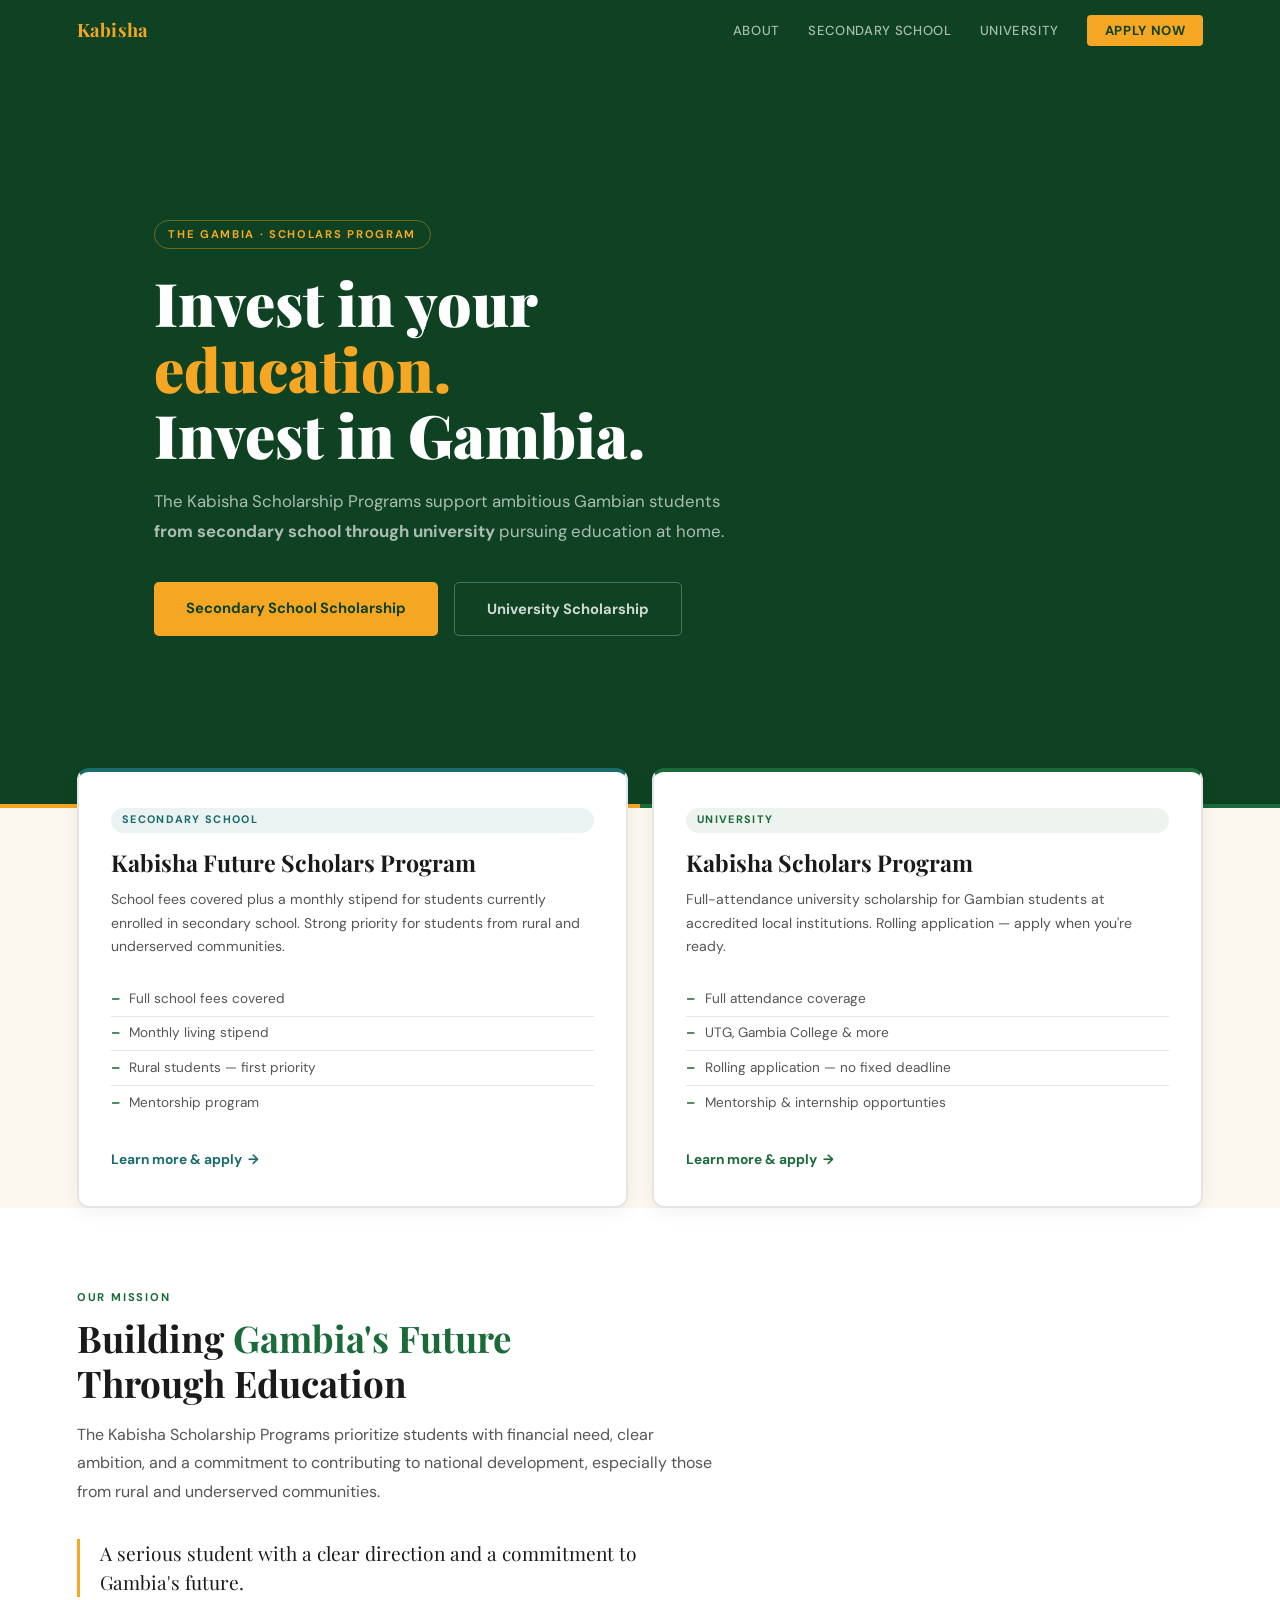
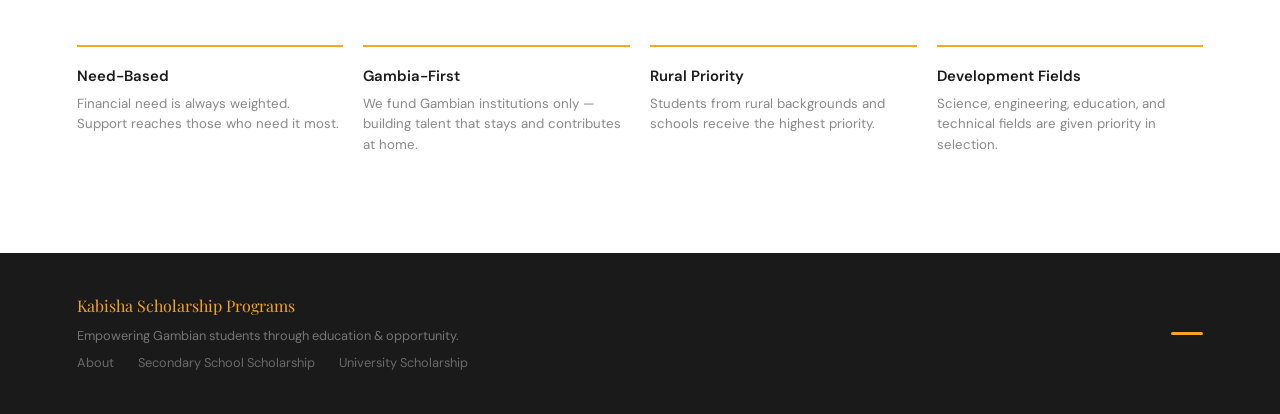
<file: index.html>
<!DOCTYPE html>
<html lang="en">
<head>
<meta charset="UTF-8">
<meta name="viewport" content="width=device-width, initial-scale=1.0">
<title>Kabisha Scholarship Programs — The Gambia</title>
<link rel="preconnect" href="https://fonts.googleapis.com">
<link rel="preconnect" href="https://fonts.gstatic.com" crossorigin>
<link href="https://fonts.googleapis.com/css2?family=Playfair+Display:wght@700;900&family=DM+Sans:wght@400;500;600&display=swap" rel="stylesheet">
<link rel="stylesheet" href="style.css">
<style>
  .hero { min-height: 72vh; display: flex; flex-direction: column; justify-content: center; }

  .chooser {
    display: grid; grid-template-columns: 1fr 1fr; gap: 1.5rem;
    margin-top: -2.5rem; position: relative; z-index: 10; padding: 0 6vw;
  }
  .chooser-card {
    background: var(--white); border-radius: 12px;
    border: 2px solid var(--border); padding: 2.25rem 2rem;
    text-decoration: none; color: var(--ink);
    display: flex; flex-direction: column;
    transition: border-color 0.2s, transform 0.2s, box-shadow 0.2s;
    box-shadow: 0 4px 20px rgba(0,0,0,0.06);
  }
  .chooser-card:hover { border-color: var(--green); transform: translateY(-4px); box-shadow: 0 12px 36px rgba(0,0,0,0.1); }
  .chooser-card.hs  { border-top: 4px solid var(--teal); }
  .chooser-card.uni { border-top: 4px solid var(--green); }
  .chooser-tag {
    font-size: 0.68rem; font-weight: 700; letter-spacing: 0.12em;
    text-transform: uppercase; margin-bottom: 1rem;
    display: inline-block; padding: 0.22rem 0.7rem; border-radius: 100px;
  }
  .chooser-card.hs  .chooser-tag { background: rgba(26,107,107,0.09); color: var(--teal); }
  .chooser-card.uni .chooser-tag { background: rgba(27,107,58,0.08); color: var(--green); }
  .chooser-card h2 {
    font-family: 'Playfair Display', serif;
    font-size: 1.45rem; font-weight: 700;
    line-height: 1.2; margin-bottom: 0.75rem;
  }
  .chooser-card p { font-size: 0.88rem; color: var(--ink-mid); line-height: 1.65; flex-grow: 1; margin-bottom: 1.5rem; }
  .chooser-benefits { list-style: none; margin-bottom: 1.75rem; }
  .chooser-benefits li {
    font-size: 0.85rem; color: var(--ink-mid);
    padding: 0.35rem 0; display: flex; align-items: center; gap: 0.6rem;
    border-bottom: 1px solid var(--border);
  }
  .chooser-benefits li:last-child { border-bottom: none; }
  .chooser-benefits li::before { content: '–'; color: var(--green); font-weight: 700; flex-shrink: 0; }
  .chooser-cta {
    display: inline-flex; align-items: center; gap: 0.4rem;
    font-weight: 700; font-size: 0.86rem; text-decoration: none;
  }
  .chooser-card.hs  .chooser-cta { color: var(--teal); }
  .chooser-card.uni .chooser-cta { color: var(--green); }
  .chooser-cta::after { content: '→'; transition: transform 0.2s; }
  .chooser-card:hover .chooser-cta::after { transform: translateX(4px); }

  .about-strip { padding: 5rem 6vw; background: var(--white); }
  .about-strip p { font-size: 1rem; color: var(--ink-mid); max-width: 58ch; line-height: 1.8; }
  .about-strip blockquote {
    margin-top: 2rem; border-left: 3px solid var(--gold);
    padding-left: 1.25rem; font-family: 'Playfair Display', serif;
    font-size: 1.2rem; color: var(--ink); line-height: 1.5; max-width: 48ch;
  }
  .values-row { display: grid; grid-template-columns: repeat(auto-fit, minmax(180px, 1fr)); gap: 1.25rem; margin-top: 3rem; }
  .value-item { padding: 1.1rem 0; border-top: 2px solid var(--gold); }
  .value-item h4 { font-weight: 600; font-size: 0.93rem; margin-bottom: 0.3rem; }
  .value-item p  { font-size: 0.83rem; color: var(--ink-lt); line-height: 1.55; }

  @media (max-width: 768px) {
    .chooser { grid-template-columns: 1fr; margin-top: -1.5rem; padding: 0 1.25rem; }
    .about-strip { padding: 3.5rem 1.25rem; }
  }
</style>
</head>
<body>

<nav>
  <a href="index.html" class="nav-logo">Kabisha</a>
  <ul class="nav-links">
    <li><a href="about.html">About</a></li>
    <li><a href="highschool.html">Secondary School</a></li>
    <li><a href="university.html">University</a></li>
    <li><a href="highschool.html#apply" class="nav-cta">Apply Now</a></li>
  </ul>
</nav>

<div class="hero">
  <div style="padding: 5rem 6vw 6rem">
    <span class="hero-label">The Gambia · Scholars Program</span>
    <h1>Invest in your<br><em>education.</em><br>Invest in Gambia.</h1>
    <p>The Kabisha Scholarship Programs support ambitious Gambian students <b>from secondary school through university</b> pursuing education at home.</p>
    <div class="hero-actions">
      <a href="highschool.html" class="btn btn-gold">Secondary School Scholarship</a>
      <a href="university.html" class="btn btn-outline">University Scholarship</a>
    </div>
  </div>
</div>
<div class="accent-line"></div>

<div class="chooser">
  <a href="highschool.html" class="chooser-card hs fade-in">
    <span class="chooser-tag">Secondary School</span>
    <h2>Kabisha Future Scholars Program</h2>
    <p>School fees covered plus a monthly stipend for students currently enrolled in secondary school. Strong priority for students from rural and underserved communities.</p>
    <ul class="chooser-benefits">
      <li>Full school fees covered</li>
      <li>Monthly living stipend</li>
      <li>Rural students — first priority</li>
      <li>Mentorship program</li>
    </ul>
    <span class="chooser-cta">Learn more &amp; apply</span>
  </a>

  <a href="university.html" class="chooser-card uni fade-in" style="transition-delay:0.1s">
    <span class="chooser-tag">University</span>
    <h2>Kabisha Scholars Program</h2>
    <p>Full-attendance university scholarship for Gambian students at accredited local institutions. Rolling application — apply when you're ready.</p>
    <ul class="chooser-benefits">
      <li>Full attendance coverage</li>
      <li>UTG, Gambia College &amp; more</li>
      <li>Rolling application — no fixed deadline</li>
      <li>Mentorship &amp; internship opportunties</li>
    </ul>
    <span class="chooser-cta">Learn more &amp; apply</span>
  </a>
</div>

<div class="about-strip">
  <div class="section-label">Our Mission</div>
  <h2 style="font-family:'Playfair Display',serif; font-size:clamp(1.65rem,3vw,2.3rem); font-weight:700; margin-bottom:1rem; line-height:1.2;">Building <span style="color:var(--green)">Gambia's Future</span><br>Through Education</h2>
  <p>The Kabisha Scholarship Programs prioritize students with financial need, clear ambition, and a commitment to contributing to national development, especially those from rural and underserved communities.</p>
  <blockquote>A serious student with a clear direction and a commitment to Gambia's future.</blockquote>
  <div class="values-row fade-in">
    <div class="value-item"><h4>Need-Based</h4><p>Financial need is always weighted. Support reaches those who need it most.</p></div>
    <div class="value-item"><h4>Gambia-First</h4><p>We fund Gambian institutions only — building talent that stays and contributes at home.</p></div>
    <div class="value-item"><h4>Rural Priority</h4><p>Students from rural backgrounds and schools receive the highest priority.</p></div>
    <div class="value-item"><h4>Development Fields</h4><p>Science, engineering, education, and technical fields are given priority in selection.</p></div>
  </div>
</div>

<footer>
  <div>
    <div class="footer-logo">Kabisha Scholarship Programs</div>
    <p>Empowering Gambian students through education &amp; opportunity.</p>
    <div class="footer-links">
      <a href="about.html">About</a>
      <a href="highschool.html">Secondary School Scholarship</a>
      <a href="university.html">University Scholarship</a>
    </div>
  </div>
  <div class="footer-accent"></div>
</footer>

<script>
  const obs = new IntersectionObserver(es => es.forEach(e => {
    if(e.isIntersecting){ e.target.classList.add('visible'); obs.unobserve(e.target); }
  }), {threshold: 0.08});
  document.querySelectorAll('.fade-in').forEach(el => obs.observe(el));
</script>
</body>
</html>
</file>
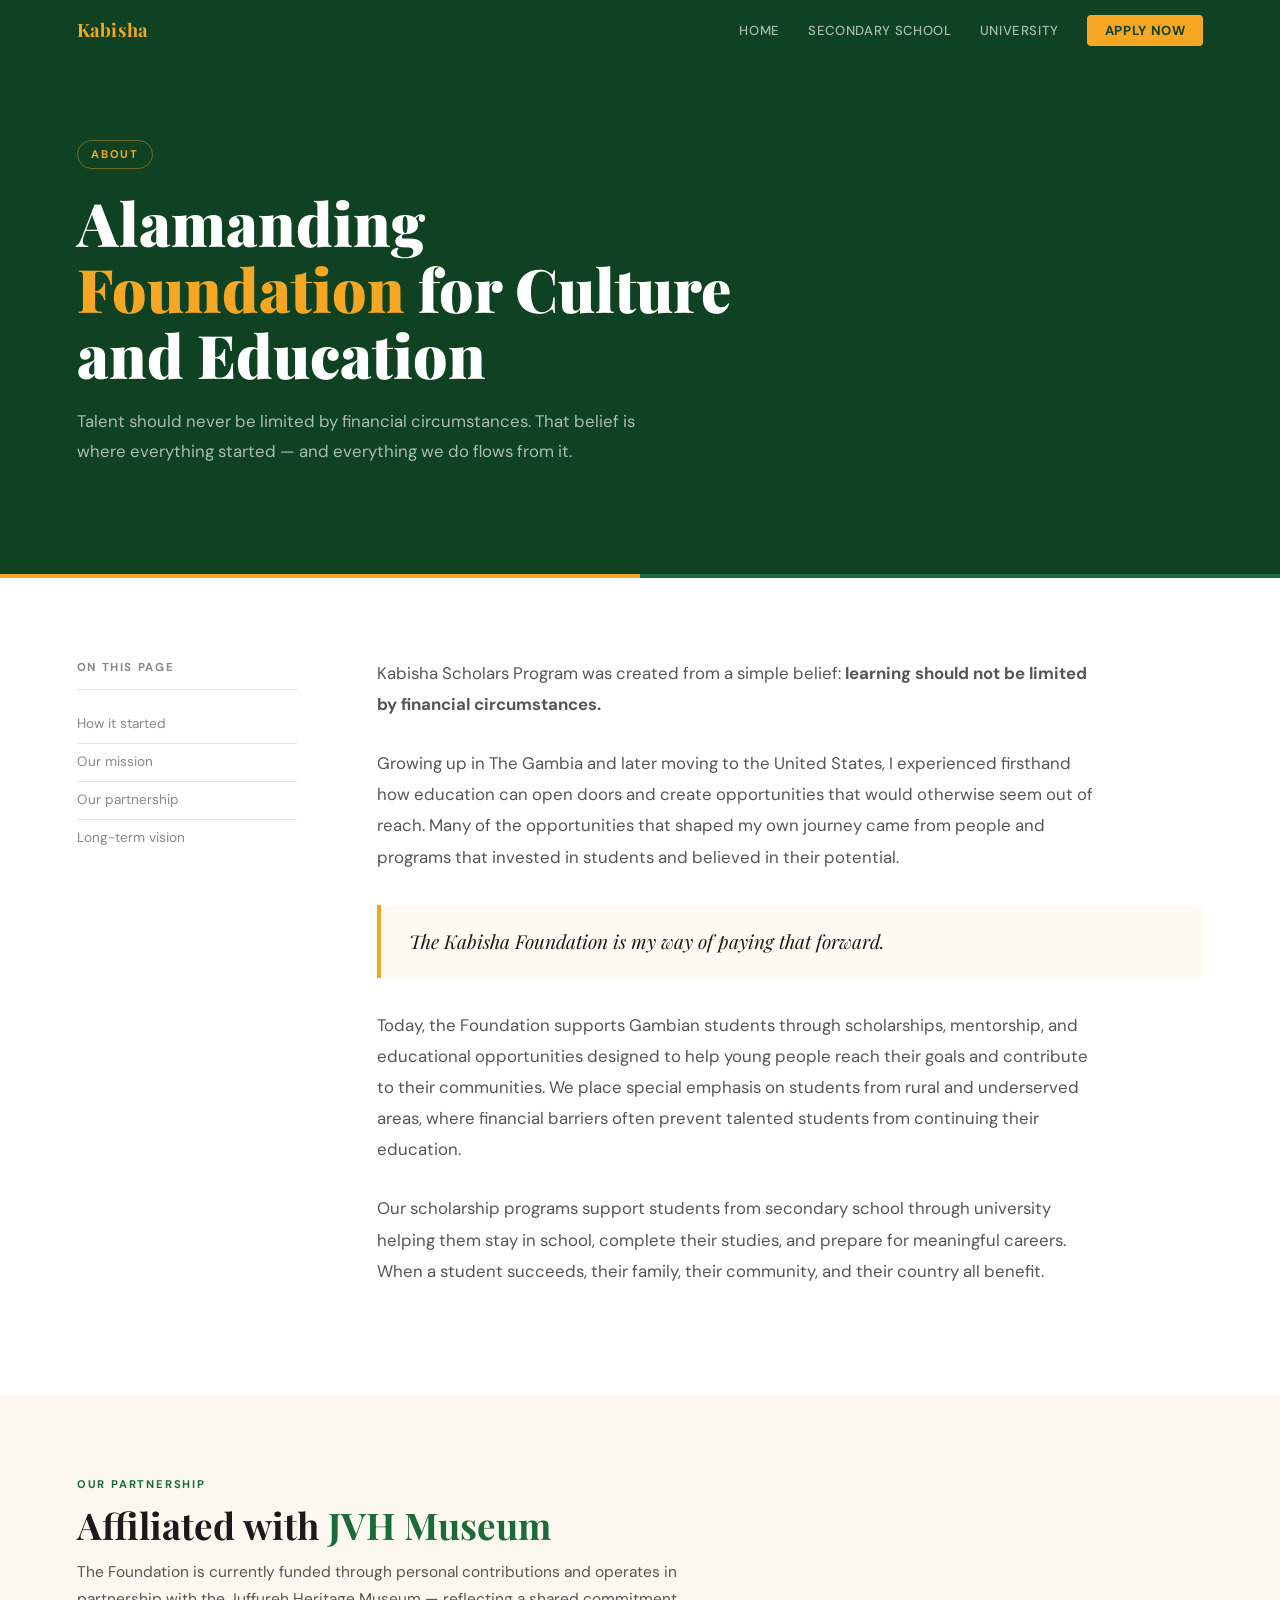
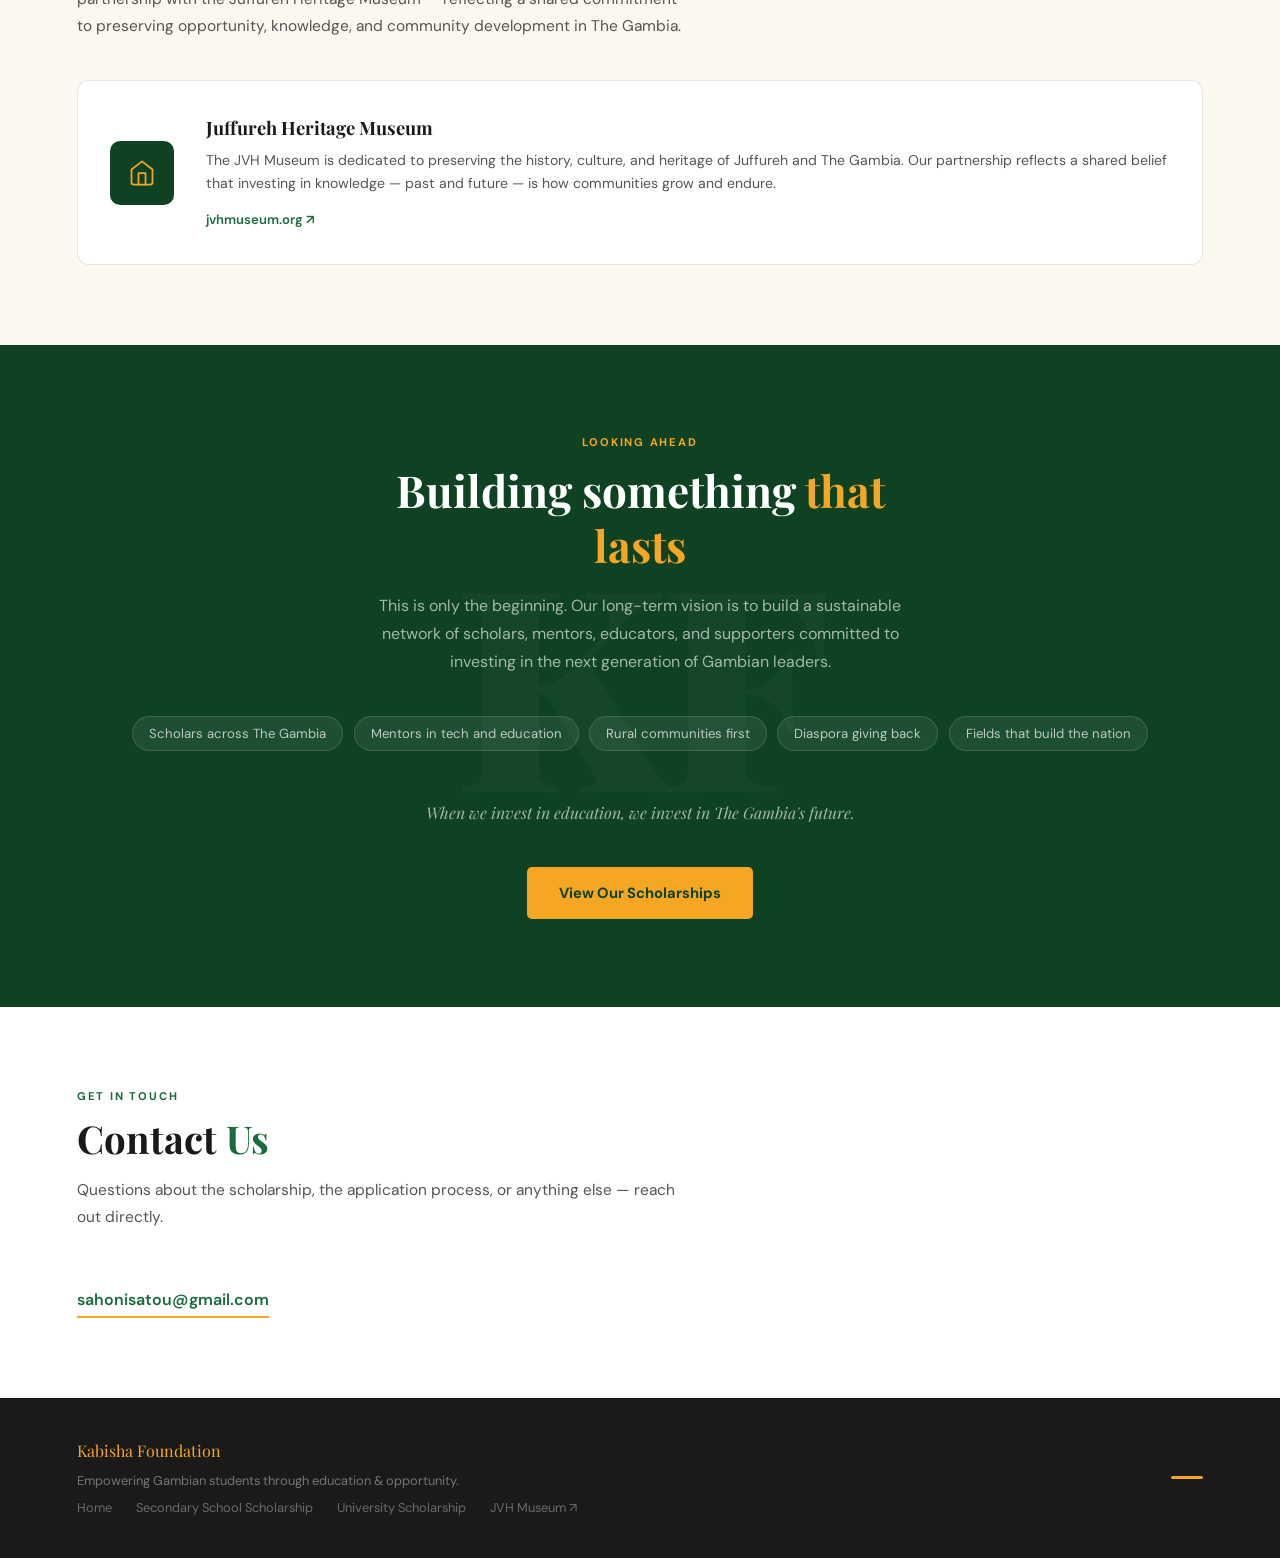
<file: about.html>
<!DOCTYPE html>
<html lang="en">
<head>
<meta charset="UTF-8">
<meta name="viewport" content="width=device-width, initial-scale=1.0">
<title>About — Kabisha Foundation</title>
<link rel="preconnect" href="https://fonts.googleapis.com">
<link rel="preconnect" href="https://fonts.gstatic.com" crossorigin>
<link href="https://fonts.googleapis.com/css2?family=Playfair+Display:wght@700;900&family=DM+Sans:wght@400;500;600&display=swap" rel="stylesheet">
<link rel="stylesheet" href="style.css">
<style>
  .story {
    padding: 5rem 6vw; background: var(--white);
    display: grid; grid-template-columns: 220px 1fr; gap: 5rem; align-items: start;
  }
  .story-aside { position: sticky; top: 76px; }
  .story-aside h3 {
    font-size: 0.72rem; font-weight: 700; letter-spacing: 0.14em;
    text-transform: uppercase; color: var(--ink-lt);
    margin-bottom: 1rem; padding-bottom: 0.75rem;
    border-bottom: 1px solid var(--border);
  }
  .story-aside a {
    display: block; font-size: 0.85rem; color: var(--ink-lt);
    text-decoration: none; padding: 0.45rem 0;
    border-bottom: 1px solid var(--border); transition: color 0.2s;
  }
  .story-aside a:last-child { border-bottom: none; }
  .story-aside a:hover { color: var(--green); }

  .story-body p {
    font-size: 1.05rem; color: var(--ink-mid);
    line-height: 1.85; margin-bottom: 1.75rem; max-width: 60ch;
  }
  .pullquote {
    margin: 2rem 0; padding: 1.4rem 1.75rem;
    border-left: 4px solid var(--gold);
    background: rgba(245,166,35,0.05);
    border-radius: 0 8px 8px 0;
  }
  .pullquote p {
    font-family: 'Playfair Display', serif !important;
    font-size: 1.2rem !important; color: var(--ink) !important;
    line-height: 1.5 !important; margin-bottom: 0 !important;
    font-style: italic;
  }

  .partnership { padding: 5rem 6vw; background: var(--cream); }
  .partner-card {
    display: grid; grid-template-columns: 64px 1fr; gap: 2rem;
    align-items: center; background: var(--white);
    border-radius: 12px; border: 1.5px solid var(--border);
    padding: 2rem; margin-top: 2.5rem; text-decoration: none;
    color: var(--ink); transition: border-color 0.2s, transform 0.2s;
  }
  .partner-card:hover { border-color: var(--green); transform: translateY(-2px); }
  .partner-icon {
    width: 64px; height: 64px; border-radius: 10px;
    background: var(--green-dk); display: flex;
    align-items: center; justify-content: center; flex-shrink: 0;
  }
  .partner-icon svg { width: 28px; height: 28px; stroke: var(--gold); fill: none; stroke-width: 1.5; stroke-linecap: round; stroke-linejoin: round; }
  .partner-card h3 { font-family: 'Playfair Display', serif; font-size: 1.15rem; margin-bottom: 0.35rem; }
  .partner-card p { font-size: 0.88rem; color: var(--ink-mid); line-height: 1.65; margin-bottom: 0.65rem; }
  .partner-link { font-size: 0.82rem; color: var(--green); font-weight: 600; }

  .vision {
    background: var(--green-dk); padding: 5.5rem 6vw;
    text-align: center; position: relative; overflow: hidden;
  }
  .vision::before {
    content: attr(data-bg);
    position: absolute; font-family: 'Playfair Display', serif;
    font-size: 22vw; font-weight: 900; color: rgba(255,255,255,0.025);
    top: 50%; left: 50%; transform: translate(-50%, -50%);
    pointer-events: none; white-space: nowrap; letter-spacing: -0.02em;
  }
  .vision .section-label { color: var(--gold); }
  .vision h2 {
    font-family: 'Playfair Display', serif;
    font-size: clamp(1.7rem, 3.5vw, 2.75rem);
    color: var(--white); font-weight: 700;
    max-width: 20ch; margin: 0 auto 1.25rem; line-height: 1.25;
    position: relative; z-index: 1;
  }
  .vision h2 span { color: var(--gold); }
  .vision > p {
    font-size: 1rem; color: rgba(255,255,255,0.62);
    max-width: 50ch; margin: 0 auto 2.5rem;
    line-height: 1.75; position: relative; z-index: 1;
  }
  .vision-pills {
    display: flex; flex-wrap: wrap; gap: 0.65rem;
    justify-content: center; margin-bottom: 3rem;
    position: relative; z-index: 1;
  }
  .vision-pill {
    background: rgba(255,255,255,0.07);
    border: 1px solid rgba(255,255,255,0.13);
    color: rgba(255,255,255,0.7);
    border-radius: 100px; padding: 0.38rem 1rem; font-size: 0.82rem;
  }
  .vision-close {
    font-family: 'Playfair Display', serif;
    font-size: 1.15rem; color: rgba(255,255,255,0.85);
    font-style: italic; margin-bottom: 2.5rem;
    position: relative; z-index: 1;
  }

  @media(max-width:900px){
    .story { grid-template-columns: 1fr; gap: 2.5rem; }
    .story-aside { position: static; }
    .partner-card { grid-template-columns: 1fr; }
  }
  @media(max-width:768px){
    .story, .partnership, .vision { padding: 3.5rem 1.25rem; }
  }
</style>
</head>
<body>

<nav>
  <a href="index.html" class="nav-logo">Kabisha</a>
  <ul class="nav-links">
    <li><a href="index.html">Home</a></li>
    <li><a href="highschool.html">Secondary School</a></li>
    <li><a href="university.html">University</a></li>
    <li><a href="highschool.html#apply" class="nav-cta">Apply Now</a></li>
  </ul>
</nav>

<div class="hero">
  <span class="hero-label">About</span>
  <h1>Alamanding <em>Foundation</em> for Culture and Education</h1>
  <p>Talent should never be limited by financial circumstances. That belief is where everything started — and everything we do flows from it.</p>
</div>
<div class="accent-line"></div>

<!-- STORY -->
<div class="story">
  <div class="story-aside fade-in">
    <h3>On this page</h3>
    <a href="#origin">How it started</a>
    <a href="#mission">Our mission</a>
    <a href="#partnership">Our partnership</a>
    <a href="#vision">Long-term vision</a>
  </div>

  <div class="story-body fade-in" style="transition-delay:0.1s">
    <div id="origin">
      <p>Kabisha Scholars Program was created from a simple belief: <strong> learning should not be limited by financial circumstances.</strong></p>
      <p>Growing up in The Gambia and later moving to the United States, I experienced firsthand how education can open doors and create opportunities that would otherwise seem out of reach. Many of the opportunities that shaped my own journey came from people and programs that invested in students and believed in their potential.</p>
      <div class="pullquote"><p>The Kabisha Foundation is my way of paying that forward.</p></div>
    </div>

    <div id="mission">
      <p>Today, the Foundation supports Gambian students through scholarships, mentorship, and educational opportunities designed to help young people reach their goals and contribute to their communities. We place special emphasis on students from rural and underserved areas, where financial barriers often prevent talented students from continuing their education.</p>
      <p>Our scholarship programs support students from secondary school through university helping them stay in school, complete their studies, and prepare for meaningful careers. When a student succeeds, their family, their community, and their country all benefit.</p>
    </div>
  </div>
</div>

<!-- PARTNERSHIP -->
<div class="partnership" id="partnership">
  <div class="section-label">Our Partnership</div>
  <h2 style="font-family:'Playfair Display',serif; font-size:clamp(1.65rem,3vw,2.3rem); font-weight:700; line-height:1.2; margin-bottom:0.75rem;">Affiliated with <span style="color:var(--green)">JVH Museum</span></h2>
  <p style="font-size:0.97rem; color:var(--ink-mid); max-width:55ch; line-height:1.75; margin-bottom:0">The Foundation is currently funded through personal contributions and operates in partnership with the Juffureh Heritage Museum — reflecting a shared commitment to preserving opportunity, knowledge, and community development in The Gambia.</p>

  <a href="https://jvhmuseum.org/" target="_blank" rel="noopener" class="partner-card fade-in">
    <div class="partner-icon">
      <svg viewBox="0 0 24 24"><path d="M3 9l9-7 9 7v11a2 2 0 0 1-2 2H5a2 2 0 0 1-2-2z"/><polyline points="9 22 9 12 15 12 15 22"/></svg>
    </div>
    <div>
      <h3>Juffureh Heritage Museum</h3>
      <p>The JVH Museum is dedicated to preserving the history, culture, and heritage of Juffureh and The Gambia. Our partnership reflects a shared belief that investing in knowledge — past and future — is how communities grow and endure.</p>
      <span class="partner-link">jvhmuseum.org ↗</span>
    </div>
  </a>
</div>

<!-- VISION -->
<div class="vision" data-bg="KF" id="vision">
  <div class="section-label">Looking Ahead</div>
  <h2>Building something <span>that lasts</span></h2>
  <p>This is only the beginning. Our long-term vision is to build a sustainable network of scholars, mentors, educators, and supporters committed to investing in the next generation of Gambian leaders.</p>
  <div class="vision-pills">
    <span class="vision-pill">Scholars across The Gambia</span>
    <span class="vision-pill">Mentors in tech and education</span>
    <span class="vision-pill">Rural communities first</span>
    <span class="vision-pill">Diaspora giving back</span>
    <span class="vision-pill">Fields that build the nation</span>
  </div>
  <p class="vision-close">When we invest in education, we invest in The Gambia's future.</p>
  <a href="index.html" class="btn btn-gold" style="position:relative;z-index:1">View Our Scholarships</a>
</div>

<!-- CONTACT -->
<section class="section white" id="contact">
  <div class="section-label">Get in Touch</div>
  <h2>Contact <span>Us</span></h2>
  <p>Questions about the scholarship, the application process, or anything else — reach out directly.</p>
  <a href="mailto:YOUR_EMAIL_HERE" style="
    display: inline-block;
    margin-top: 0.5rem;
    font-size: 1rem;
    font-weight: 600;
    color: var(--green);
    text-decoration: none;
    border-bottom: 2px solid var(--gold);
    padding-bottom: 2px;
    transition: color 0.2s;
  ">sahonisatou@gmail.com</a>
</section>

<footer>
  <div>
    <div class="footer-logo">Kabisha Foundation</div>
    <p>Empowering Gambian students through education &amp; opportunity.</p>
    <div class="footer-links">
      <a href="index.html">Home</a>
      <a href="highschool.html">Secondary School Scholarship</a>
      <a href="university.html">University Scholarship</a>
      <a href="https://jvhmuseum.org/" target="_blank" rel="noopener">JVH Museum ↗</a>
    </div>
  </div>
  <div class="footer-accent"></div>
</footer>

<script>
  const obs = new IntersectionObserver(es => es.forEach(e => {
    if(e.isIntersecting){ e.target.classList.add('visible'); obs.unobserve(e.target); }
  }), {threshold: 0.08});
  document.querySelectorAll('.fade-in').forEach(el => obs.observe(el));
</script>
</body>
</html>
</file>
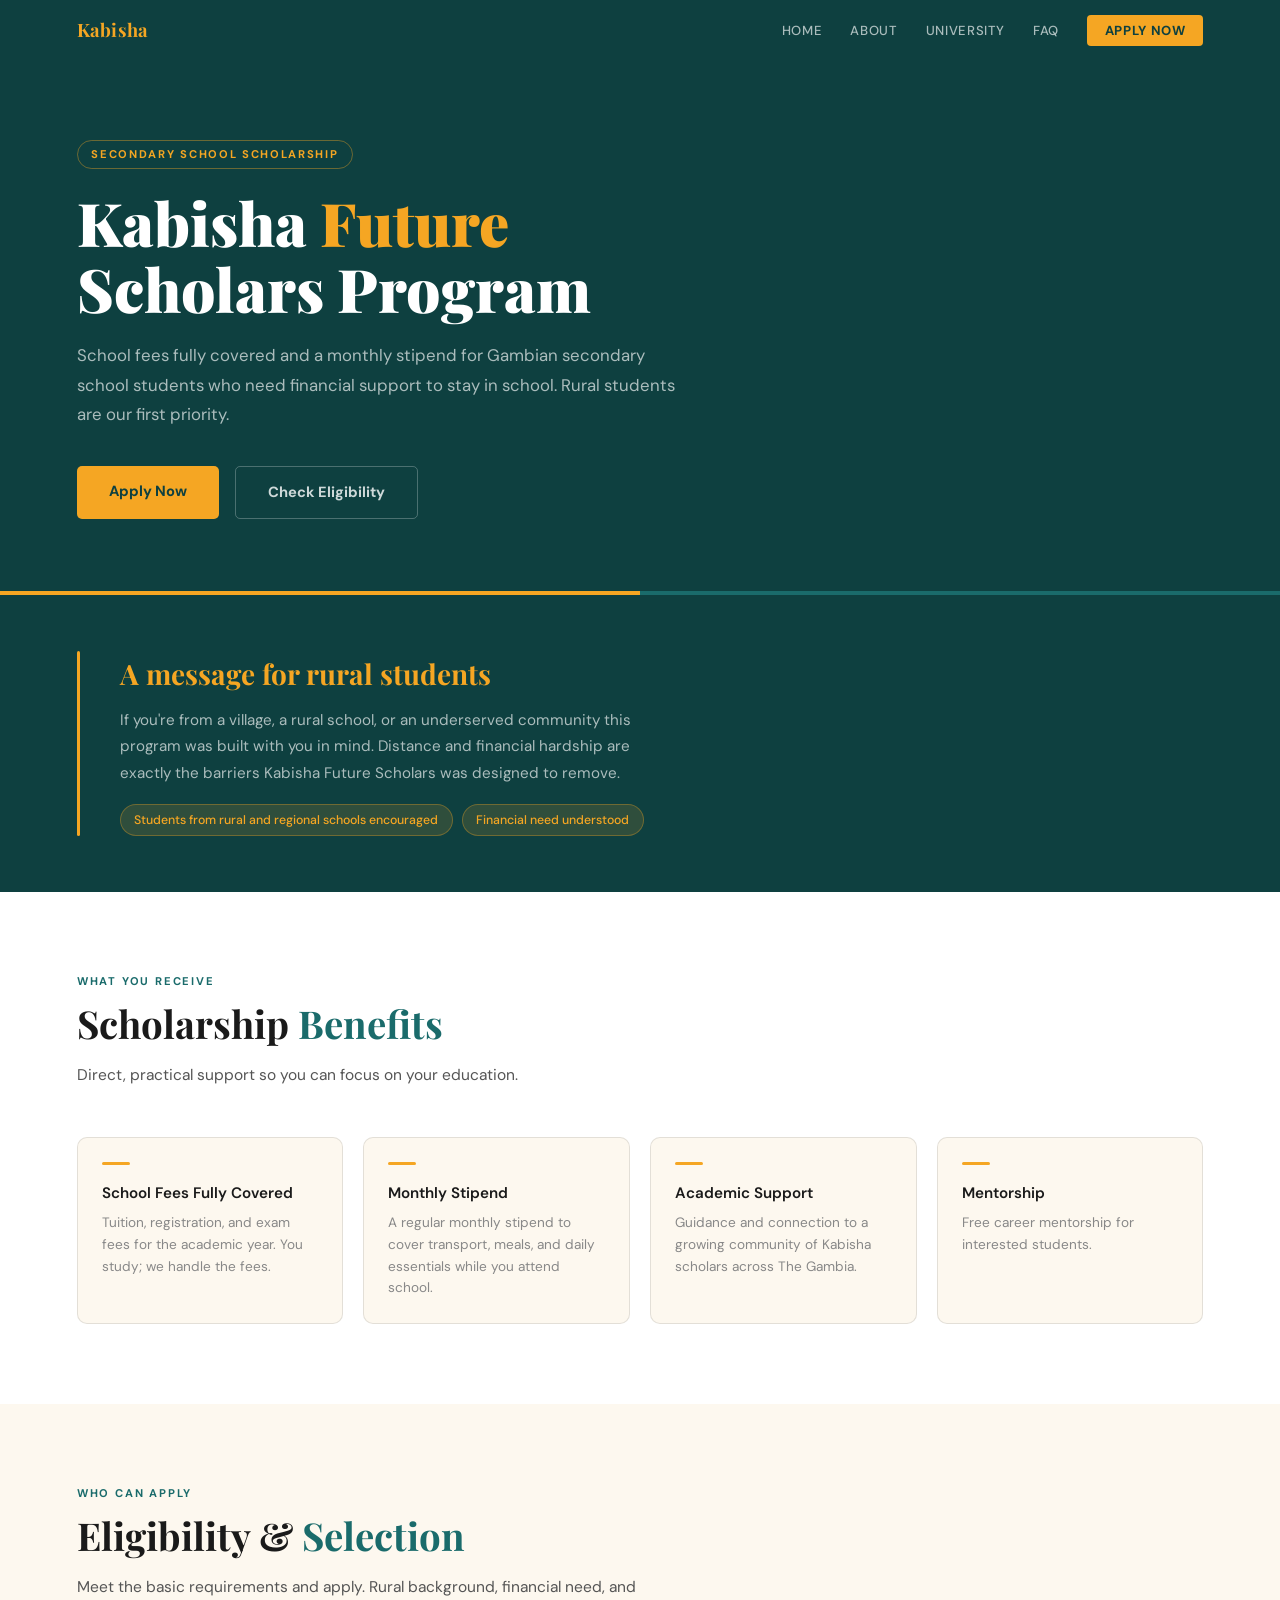
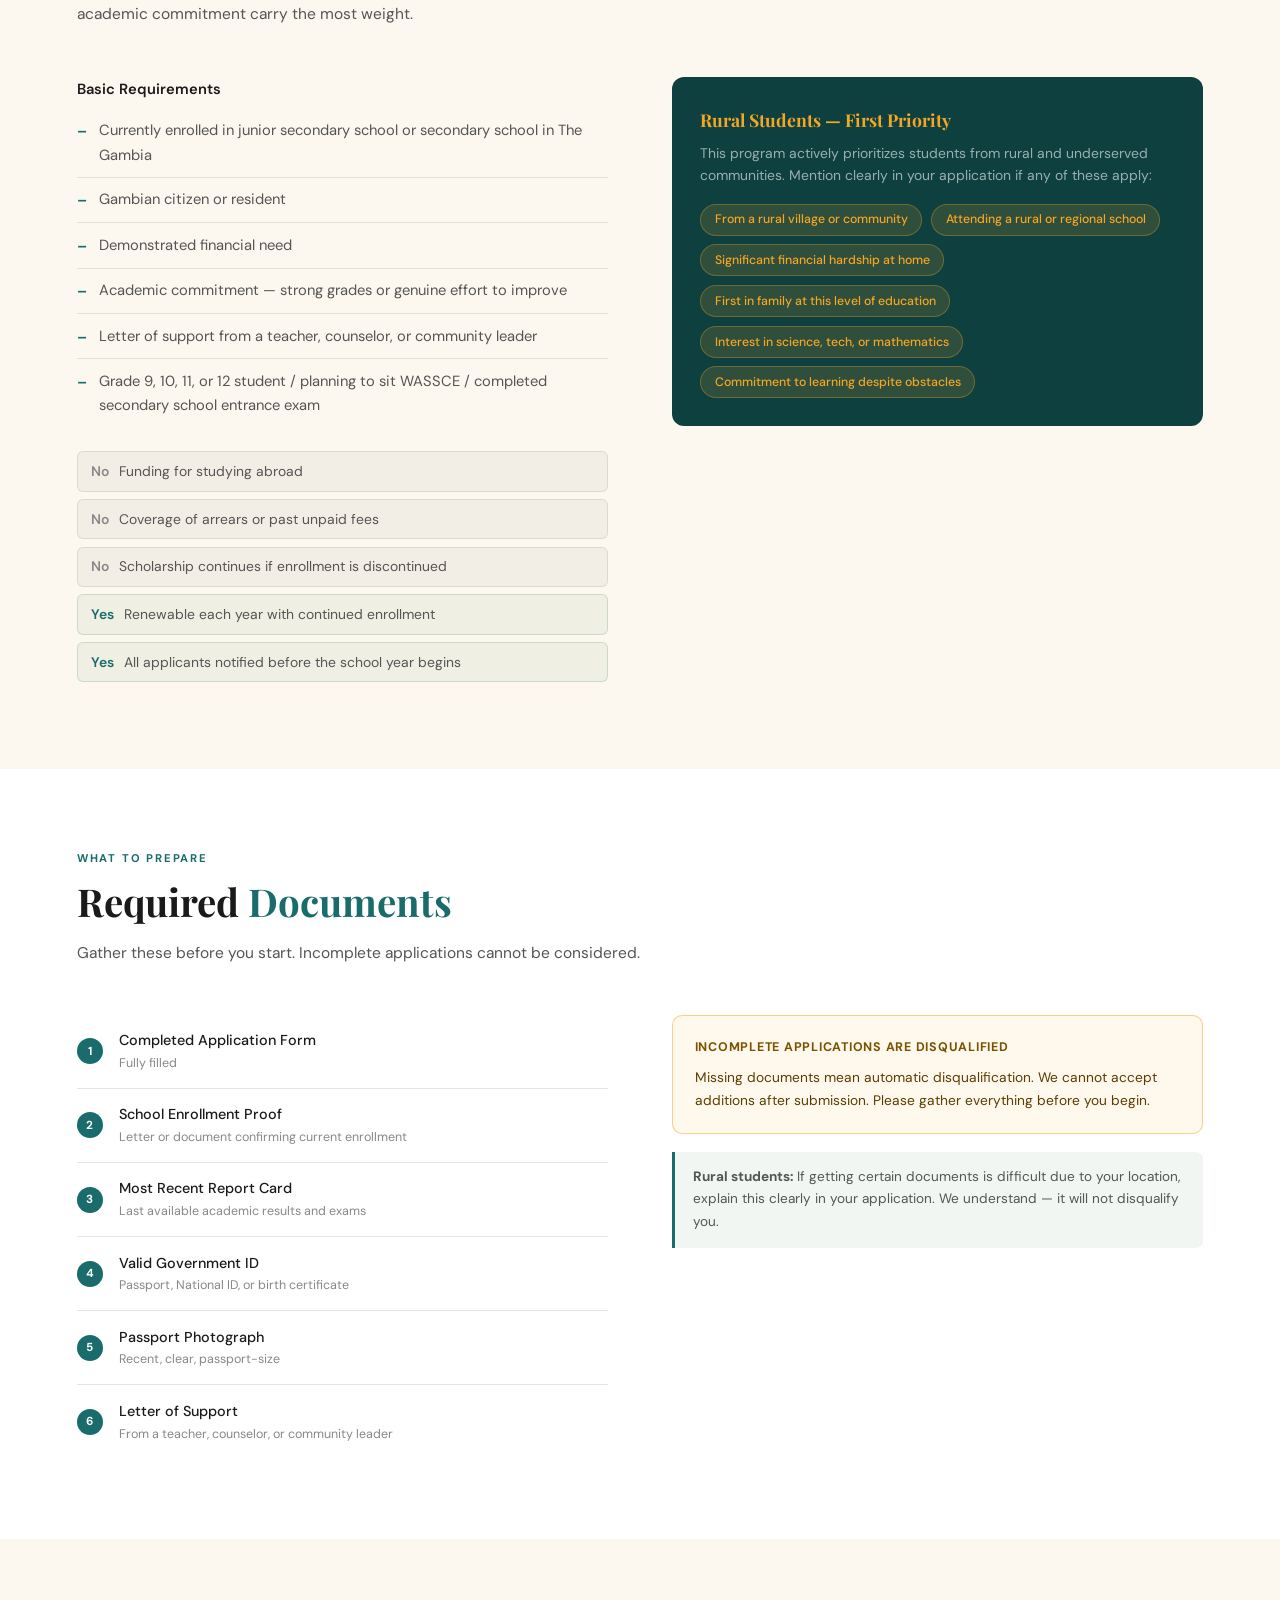
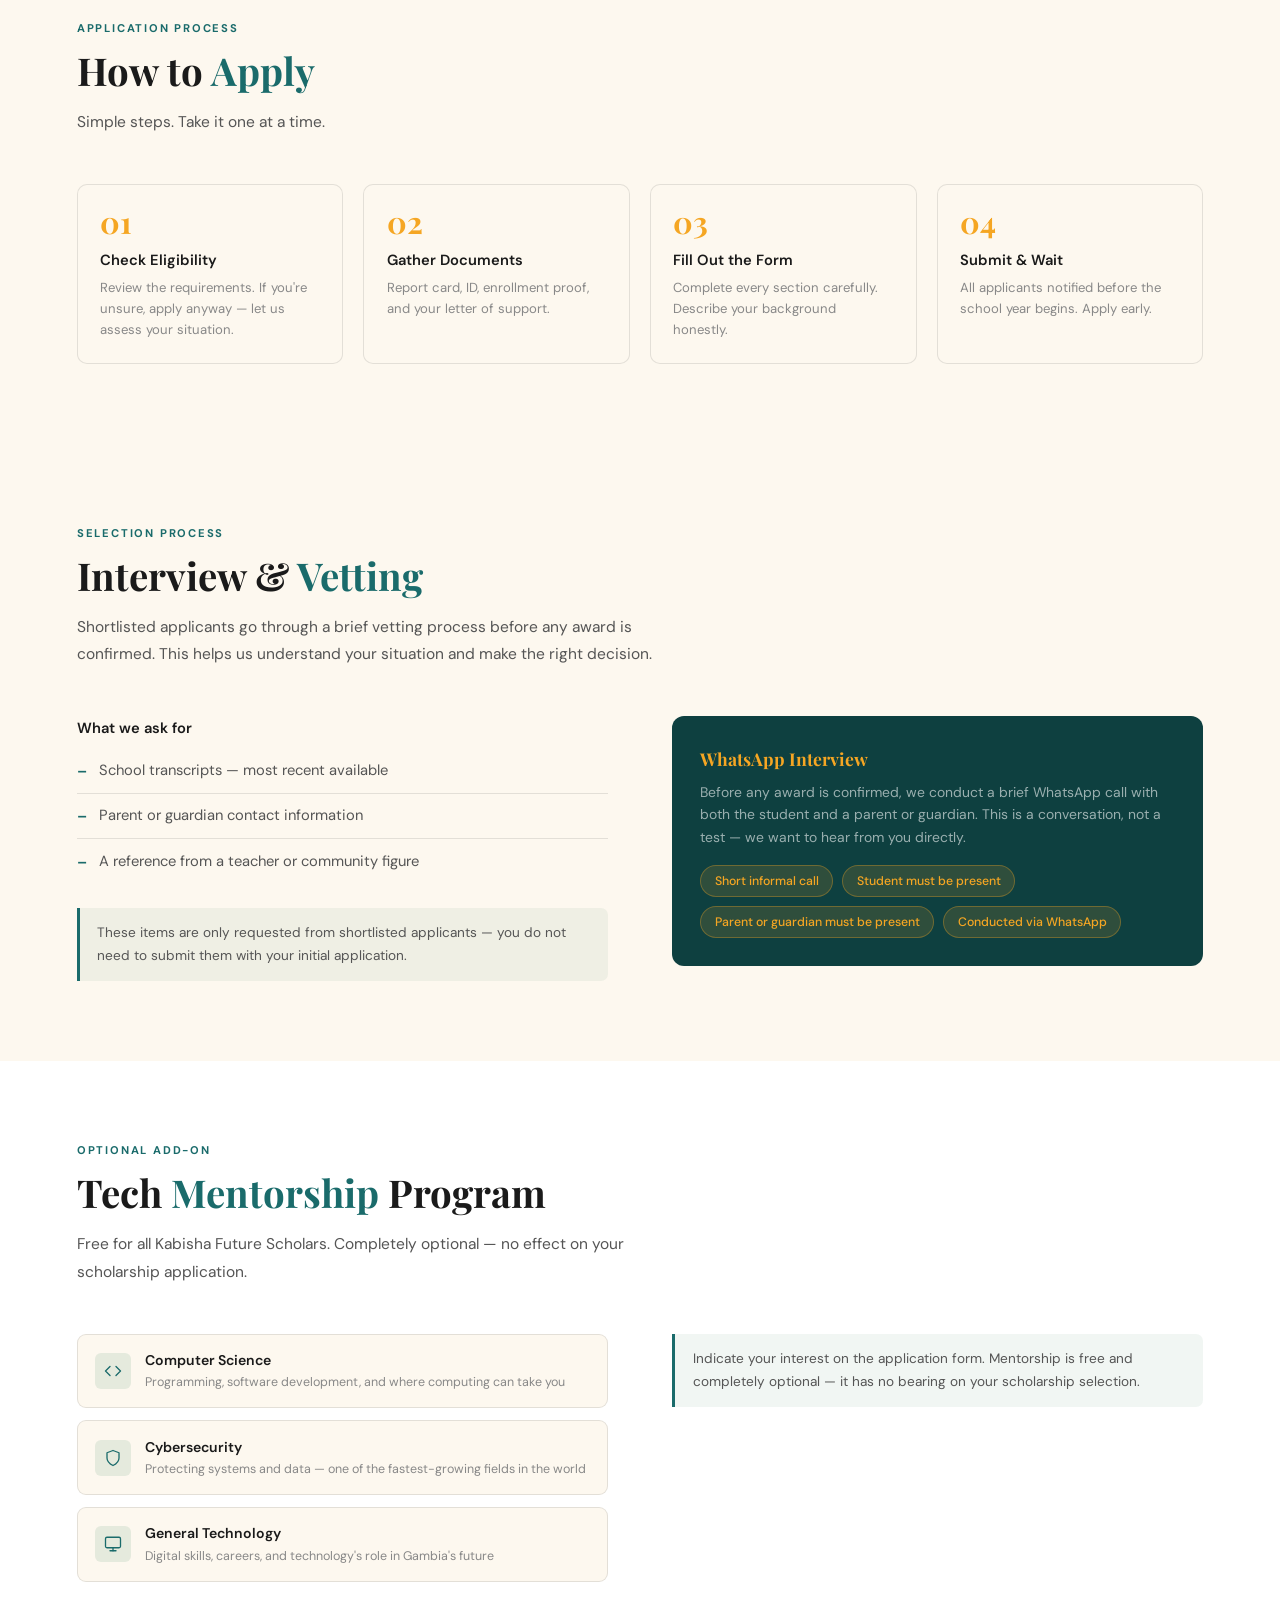
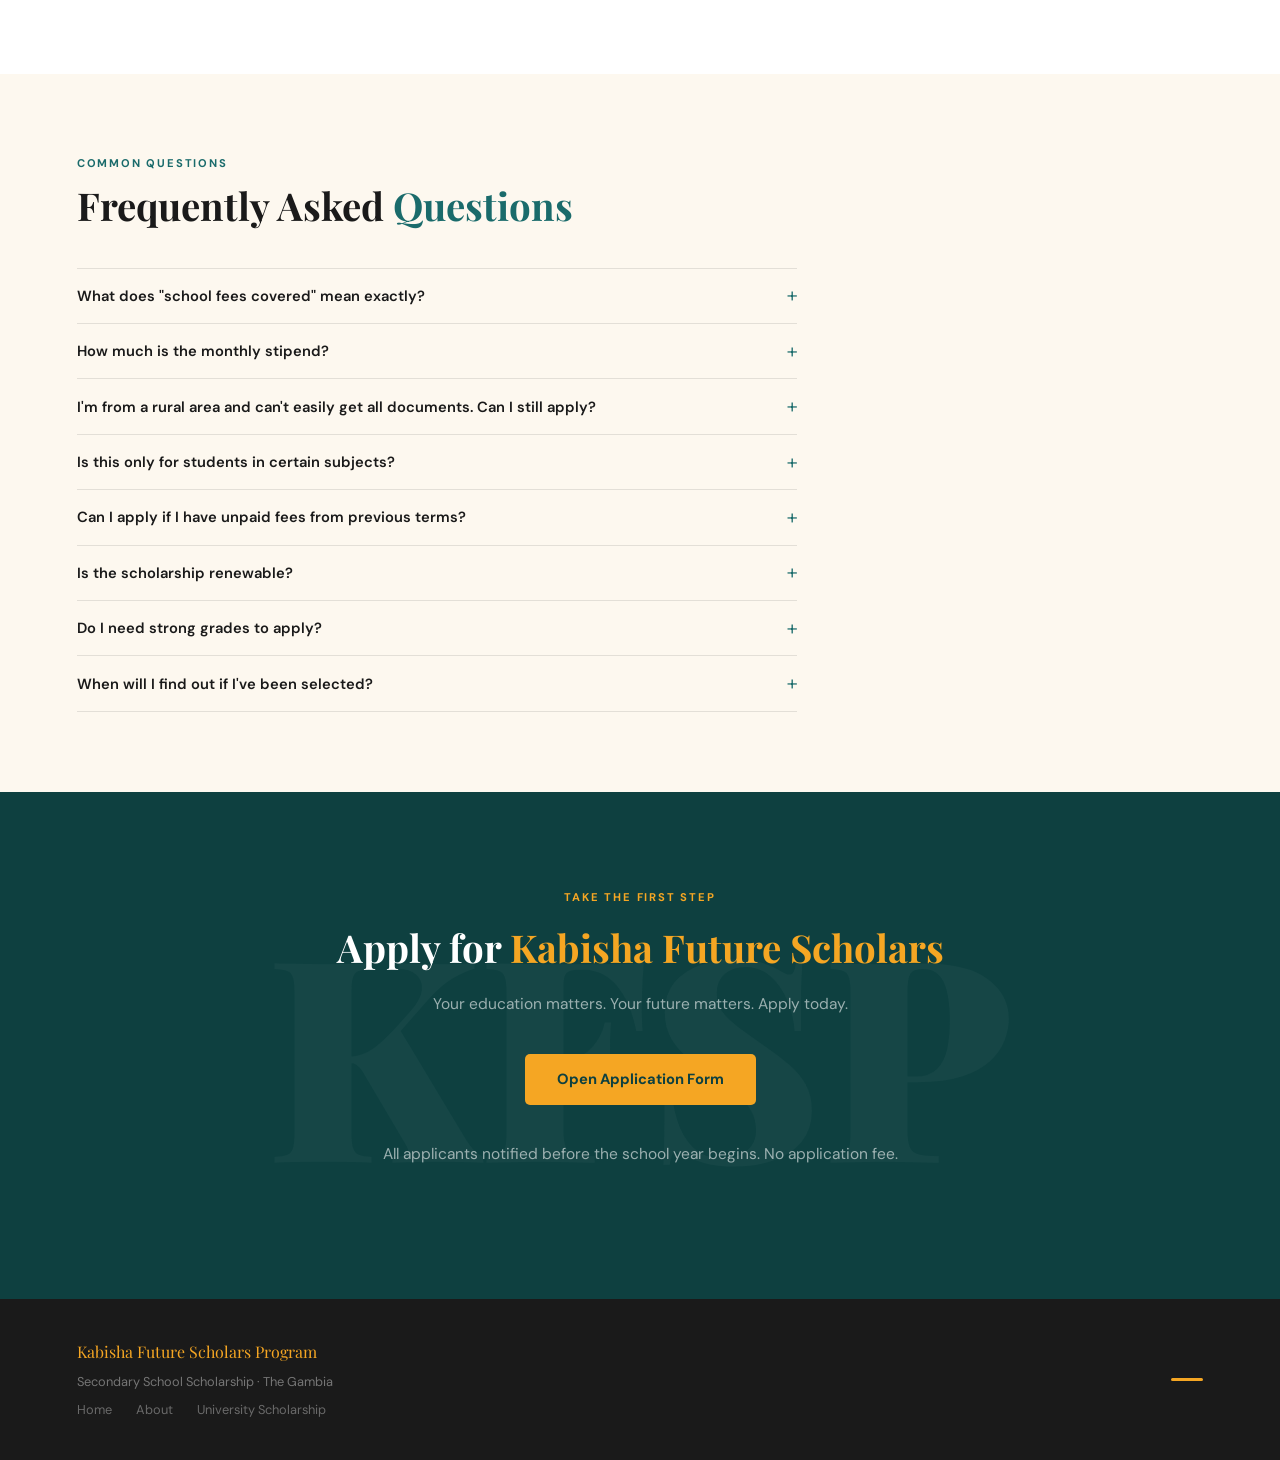
<file: highschool.html>
<!DOCTYPE html>
<html lang="en">
<head>
<meta charset="UTF-8">
<meta name="viewport" content="width=device-width, initial-scale=1.0">
<title>Kabisha Future Scholars Program — Secondary School Scholarship</title>
<link rel="preconnect" href="https://fonts.googleapis.com">
<link rel="preconnect" href="https://fonts.gstatic.com" crossorigin>
<link href="https://fonts.googleapis.com/css2?family=Playfair+Display:wght@700;900&family=DM+Sans:wght@400;500;600&display=swap" rel="stylesheet">
<link rel="stylesheet" href="style.css">
<style>
  .rural-band {
    background: var(--green-dk); padding: 3.5rem 6vw;
    display: grid; grid-template-columns: 3px 1fr; gap: 2.5rem; align-items: start;
  }
  .rural-line { background: var(--gold); border-radius: 2px; height: 100%; min-height: 80px; }
  .rural-band h2 {
    font-family: 'Playfair Display', serif;
    font-size: clamp(1.3rem, 2.2vw, 1.75rem);
    color: var(--gold); margin-bottom: 0.6rem; font-weight: 700;
  }
  .rural-band p { color: rgba(255,255,255,0.65); font-size: 0.95rem; line-height: 1.75; max-width: 55ch; margin-bottom: 1.1rem; }
  @media(max-width:768px){
    .rural-band { padding: 3rem 1.25rem; grid-template-columns: 3px 1fr; gap: 1.5rem; }
  }
</style>
</head>
<body class="secondary">

<nav>
  <a href="index.html" class="nav-logo">Kabisha</a>
  <ul class="nav-links">
    <li><a href="index.html">Home</a></li>
    <li><a href="about.html">About</a></li>
    <li><a href="university.html">University</a></li>
    <li><a href="#faq">FAQ</a></li>
    <li><a href="#apply" class="nav-cta">Apply Now</a></li>
  </ul>
</nav>

<div class="hero">
  <span class="hero-label">Secondary School Scholarship</span>
  <h1>Kabisha <em>Future</em><br>Scholars Program</h1>
  <p>School fees fully covered and a monthly stipend for Gambian secondary school students who need financial support to stay in school. Rural students are our first priority.</p>
  <div class="hero-actions">
    <a href="#apply" class="btn btn-gold">Apply Now</a>
    <a href="#eligibility" class="btn btn-outline">Check Eligibility</a>
  </div>
</div>
<div class="accent-line"></div>

<!-- RURAL CALLOUT -->
<div class="rural-band fade-in">
  <div class="rural-line"></div>
  <div>
    <h2>A message for rural students</h2>
    <p>If you're from a village, a rural school, or an underserved community this program was built with you in mind. Distance and financial hardship are exactly the barriers Kabisha Future Scholars was designed to remove.</p>
    <div class="tag-wrap">
      <span class="tag">Students from rural and regional schools encouraged</span>
      <span class="tag">Financial need understood</span>
    </div>
  </div>
</div>

<!-- BENEFITS -->
<section class="section white" id="benefits">
  <div class="section-label">What You Receive</div>
  <h2>Scholarship <span>Benefits</span></h2>
  <p>Direct, practical support so you can focus on your education.</p>
  <div class="card-grid fade-in">
    <div class="card"><span class="card-accent"></span><h3>School Fees Fully Covered</h3><p>Tuition, registration, and exam fees for the academic year. You study; we handle the fees.</p></div>
    <div class="card"><span class="card-accent"></span><h3>Monthly Stipend</h3><p>A regular monthly stipend to cover transport, meals, and daily essentials while you attend school.</p></div>
    <div class="card"><span class="card-accent"></span><h3>Academic Support</h3><p>Guidance and connection to a growing community of Kabisha scholars across The Gambia.</p></div>
    <div class="card"><span class="card-accent"></span><h3>Mentorship</h3><p>Free career mentorship for interested students.</p></div>
  </div>
</section>

<!-- ELIGIBILITY -->
<section class="section cream" id="eligibility">
  <div class="section-label">Who Can Apply</div>
  <h2>Eligibility &amp; <span>Selection</span></h2>
  <p>Meet the basic requirements and apply. Rural background, financial need, and academic commitment carry the most weight.</p>
  <div class="two-col fade-in">
    <div>
      <p style="font-weight:600; font-size:0.92rem; margin-bottom:0.5rem">Basic Requirements</p>
      <ul class="check-list">
        <li>Currently enrolled in junior secondary school or secondary school in The Gambia</li>
        <li>Gambian citizen or resident</li>
        <li>Demonstrated financial need</li>
        <li>Academic commitment — strong grades or genuine effort to improve</li>
        <li>Letter of support from a teacher, counselor, or community leader</li>
        <li>Grade 9, 10, 11, or 12 student / planning to sit WASSCE / completed secondary school entrance exam</li>
      </ul>
      <ul class="rule-list" style="margin-top:1.5rem">
        <li class="no"><span class="rule-mark">No</span> Funding for studying abroad</li>
        <li class="no"><span class="rule-mark">No</span> Coverage of arrears or past unpaid fees</li>
        <li class="no"><span class="rule-mark">No</span> Scholarship continues if enrollment is discontinued</li>
        <li class="yes"><span class="rule-mark">Yes</span> Renewable each year with continued enrollment</li>
        <li class="yes"><span class="rule-mark">Yes</span> All applicants notified before the school year begins</li>
      </ul>
    </div>
    <div>
      <div class="priority-box">
        <h4>Rural Students — First Priority</h4>
        <p>This program actively prioritizes students from rural and underserved communities. Mention clearly in your application if any of these apply:</p>
        <div class="tag-wrap">
          <span class="tag">From a rural village or community</span>
          <span class="tag">Attending a rural or regional school</span>
          <span class="tag">Significant financial hardship at home</span>
          <span class="tag">First in family at this level of education</span>
          <span class="tag">Interest in science, tech, or mathematics</span>
          <span class="tag">Commitment to learning despite obstacles</span>
        </div>
      </div>
    </div>
  </div>
</section>

<!-- DOCUMENTS -->
<section class="section white" id="documents">
  <div class="section-label">What to Prepare</div>
  <h2>Required <span>Documents</span></h2>
  <p>Gather these before you start. Incomplete applications cannot be considered.</p>
  <div class="two-col fade-in">
    <div>
      <div class="doc-row"><div class="doc-num">1</div><div><div class="doc-name">Completed Application Form</div><div class="doc-note">Fully filled</div></div></div>
      <div class="doc-row"><div class="doc-num">2</div><div><div class="doc-name">School Enrollment Proof</div><div class="doc-note">Letter or document confirming current enrollment</div></div></div>
      <div class="doc-row"><div class="doc-num">3</div><div><div class="doc-name">Most Recent Report Card</div><div class="doc-note">Last available academic results and exams</div></div></div>
      <div class="doc-row"><div class="doc-num">4</div><div><div class="doc-name">Valid Government ID</div><div class="doc-note">Passport, National ID, or birth certificate</div></div></div>
      <div class="doc-row"><div class="doc-num">5</div><div><div class="doc-name">Passport Photograph</div><div class="doc-note">Recent, clear, passport-size</div></div></div>
      <div class="doc-row"><div class="doc-num">6</div><div><div class="doc-name">Letter of Support</div><div class="doc-note">From a teacher, counselor, or community leader</div></div></div>
    </div>
    <div>
      <div class="warn-box">
        <h5>Incomplete applications are disqualified</h5>
        <p>Missing documents mean automatic disqualification. We cannot accept additions after submission. Please gather everything before you begin.</p>
      </div>
      <div class="info-box" style="margin-top:1.1rem">
        <strong>Rural students:</strong> If getting certain documents is difficult due to your location, explain this clearly in your application. We understand — it will not disqualify you.
      </div>
    </div>
  </div>
</section>

<!-- HOW -->
<section class="section cream" id="how">
  <div class="section-label">Application Process</div>
  <h2>How to <span>Apply</span></h2>
  <p>Simple steps. Take it one at a time.</p>
  <div class="steps fade-in">
    <div class="step"><div class="step-num">01</div><h3>Check Eligibility</h3><p>Review the requirements. If you're unsure, apply anyway — let us assess your situation.</p></div>
    <div class="step"><div class="step-num">02</div><h3>Gather Documents</h3><p>Report card, ID, enrollment proof, and your letter of support.</p></div>
    <div class="step"><div class="step-num">03</div><h3>Fill Out the Form</h3><p>Complete every section carefully. Describe your background honestly.</p></div>
    <div class="step"><div class="step-num">04</div><h3>Submit &amp; Wait</h3><p>All applicants notified before the school year begins. Apply early.</p></div>
  </div>
</section>

<!-- VETTING -->
<section class="section cream" id="vetting">
  <div class="section-label">Selection Process</div>
  <h2>Interview &amp; <span>Vetting</span></h2>
  <p>Shortlisted applicants go through a brief vetting process before any award is confirmed. This helps us understand your situation and make the right decision.</p>

  <div class="two-col fade-in">
    <div>
      <p style="font-weight:600; font-size:0.92rem; margin-bottom:0.5rem">What we ask for</p>
      <ul class="check-list">
        <li>School transcripts — most recent available</li>
        <li>Parent or guardian contact information</li>
        <li>A reference from a teacher or community figure</li>
      </ul>
      <div class="info-box" style="margin-top:1.5rem">
        These items are only requested from shortlisted applicants — you do not need to submit them with your initial application.
      </div>
    </div>
    <div>
      <div class="priority-box">
        <h4>WhatsApp Interview</h4>
        <p>Before any award is confirmed, we conduct a brief WhatsApp call with both the student and a parent or guardian. This is a conversation, not a test — we want to hear from you directly.</p>
        <div class="tag-wrap">
          <span class="tag">Short informal call</span>
          <span class="tag">Student must be present</span>
          <span class="tag">Parent or guardian must be present</span>
          <span class="tag">Conducted via WhatsApp</span>
        </div>
      </div>
    </div>
  </div>
</section>

<!-- MENTORSHIP -->
<section class="section white" id="mentorship">
  <div class="section-label">Optional Add-On</div>
  <h2>Tech <span>Mentorship</span> Program</h2>
  <p>Free for all Kabisha Future Scholars. Completely optional — no effect on your scholarship application.</p>
  <div class="two-col fade-in">
    <div>
      <div class="track">
        <div class="track-icon"><svg viewBox="0 0 24 24" fill="none" stroke="currentColor" stroke-width="1.75" stroke-linecap="round" stroke-linejoin="round" style="width:18px;height:18px;color:var(--green)"><polyline points="16 18 22 12 16 6"/><polyline points="8 6 2 12 8 18"/></svg></div>
        <div><h4>Computer Science</h4><p>Programming, software development, and where computing can take you</p></div>
      </div>
      <div class="track">
        <div class="track-icon"><svg viewBox="0 0 24 24" fill="none" stroke="currentColor" stroke-width="1.75" stroke-linecap="round" stroke-linejoin="round" style="width:18px;height:18px;color:var(--green)"><path d="M12 22s8-4 8-10V5l-8-3-8 3v7c0 6 8 10 8 10z"/></svg></div>
        <div><h4>Cybersecurity</h4><p>Protecting systems and data — one of the fastest-growing fields in the world</p></div>
      </div>
      <div class="track">
        <div class="track-icon"><svg viewBox="0 0 24 24" fill="none" stroke="currentColor" stroke-width="1.75" stroke-linecap="round" stroke-linejoin="round" style="width:18px;height:18px;color:var(--green)"><rect x="2" y="3" width="20" height="14" rx="2"/><line x1="8" y1="21" x2="16" y2="21"/><line x1="12" y1="17" x2="12" y2="21"/></svg></div>
        <div><h4>General Technology</h4><p>Digital skills, careers, and technology's role in Gambia's future</p></div>
      </div>
    </div>
    <div>
      <div class="info-box">Indicate your interest on the application form. Mentorship is free and completely optional — it has no bearing on your scholarship selection.</div>
    </div>
  </div>
</section>

<!-- FAQ -->
<section class="section cream" id="faq">
  <div class="section-label">Common Questions</div>
  <h2>Frequently Asked <span>Questions</span></h2>
  <div class="faq-list fade-in" style="max-width:720px; margin-top:2.5rem">
    <div class="faq-item"><button class="faq-q">What does "school fees covered" mean exactly? <span class="faq-icon">+</span></button><div class="faq-a"><div class="faq-a-inner">The scholarship covers tuition, registration, and examination fees for the academic year. It does not cover arrears from previous years. The exact amount is based on your enrolled school.</div></div></div>
    <div class="faq-item"><button class="faq-q">How much is the monthly stipend? <span class="faq-icon">+</span></button><div class="faq-a"><div class="faq-a-inner">Stipend amounts are determined during the selection process based on financial need and circumstances. Full details are communicated to selected scholars before the school year begins.</div></div></div>
    <div class="faq-item"><button class="faq-q">I'm from a rural area and can't easily get all documents. Can I still apply? <span class="faq-icon">+</span></button><div class="faq-a"><div class="faq-a-inner">Yes — please apply. Explain your situation clearly in the application. We understand that paperwork is sometimes hard to access, and this will not disqualify you. Rural students are our highest priority.</div></div></div>
    <div class="faq-item"><button class="faq-q">Is this only for students in certain subjects? <span class="faq-icon">+</span></button><div class="faq-a"><div class="faq-a-inner">All subjects are eligible. However, students in science, technical, trade and mathematics streams receive additional priority.</div></div></div>
    <div class="faq-item"><button class="faq-q">Can I apply if I have unpaid fees from previous terms? <span class="faq-icon">+</span></button><div class="faq-a"><div class="faq-a-inner">The scholarship does not cover arrears. But it will cover your fees going forward if selected. Apply regardless of your current situation.</div></div></div>
    <div class="faq-item"><button class="faq-q">Is the scholarship renewable? <span class="faq-icon">+</span></button><div class="faq-a"><div class="faq-a-inner">Yes — renewed year by year, subject to continued enrollment and satisfactory academic progress. Scholars are reviewed at the end of each academic year.</div></div></div>
    <div class="faq-item"><button class="faq-q">Do I need strong grades to apply? <span class="faq-icon">+</span></button><div class="faq-a"><div class="faq-a-inner">Strong grades help but are not the only factor. We look at commitment, circumstances, and potential. A student from a difficult background showing genuine effort is exactly who we want to hear from.</div></div></div>
    <div class="faq-item"><button class="faq-q">When will I find out if I've been selected? <span class="faq-icon">+</span></button><div class="faq-a"><div class="faq-a-inner">All applicants are notified before the beginning of the school year, to the contact information you provide. Make sure your details are correct.</div></div></div>
  </div>
</section>

<!-- APPLY -->
<div class="apply-cta" data-text="KFSP" id="apply">
  <div class="section-label">Take the First Step</div>
  <h2>Apply for <span>Kabisha Future Scholars</span></h2>
  <p>Your education matters. Your future matters. Apply today.</p>
  <a href="https://form.jotform.com/261448671646163" target="_blank" class="btn btn-gold">Open Application Form</a>
  <p></p>
  <p class="apply-note">All applicants notified before the school year begins. No application fee.</p>
</div>

<footer>
  <div>
    <div class="footer-logo">Kabisha Future Scholars Program</div>
    <p>Secondary School Scholarship · The Gambia</p>
    <div class="footer-links">
      <a href="index.html">Home</a>
      <a href="about.html">About</a>
      <a href="university.html">University Scholarship</a>
    </div>
  </div>
  <div class="footer-accent"></div>
</footer>

<script>
  const obs = new IntersectionObserver(es => es.forEach(e => {
    if(e.isIntersecting){ e.target.classList.add('visible'); obs.unobserve(e.target); }
  }), {threshold: 0.08});
  document.querySelectorAll('.fade-in').forEach(el => obs.observe(el));
  document.querySelectorAll('.faq-q').forEach(btn => {
    btn.addEventListener('click', () => {
      const item = btn.closest('.faq-item');
      const wasOpen = item.classList.contains('open');
      document.querySelectorAll('.faq-item').forEach(i => i.classList.remove('open'));
      if(!wasOpen) item.classList.add('open');
    });
  });
</script>
</body>
</html>
</file>
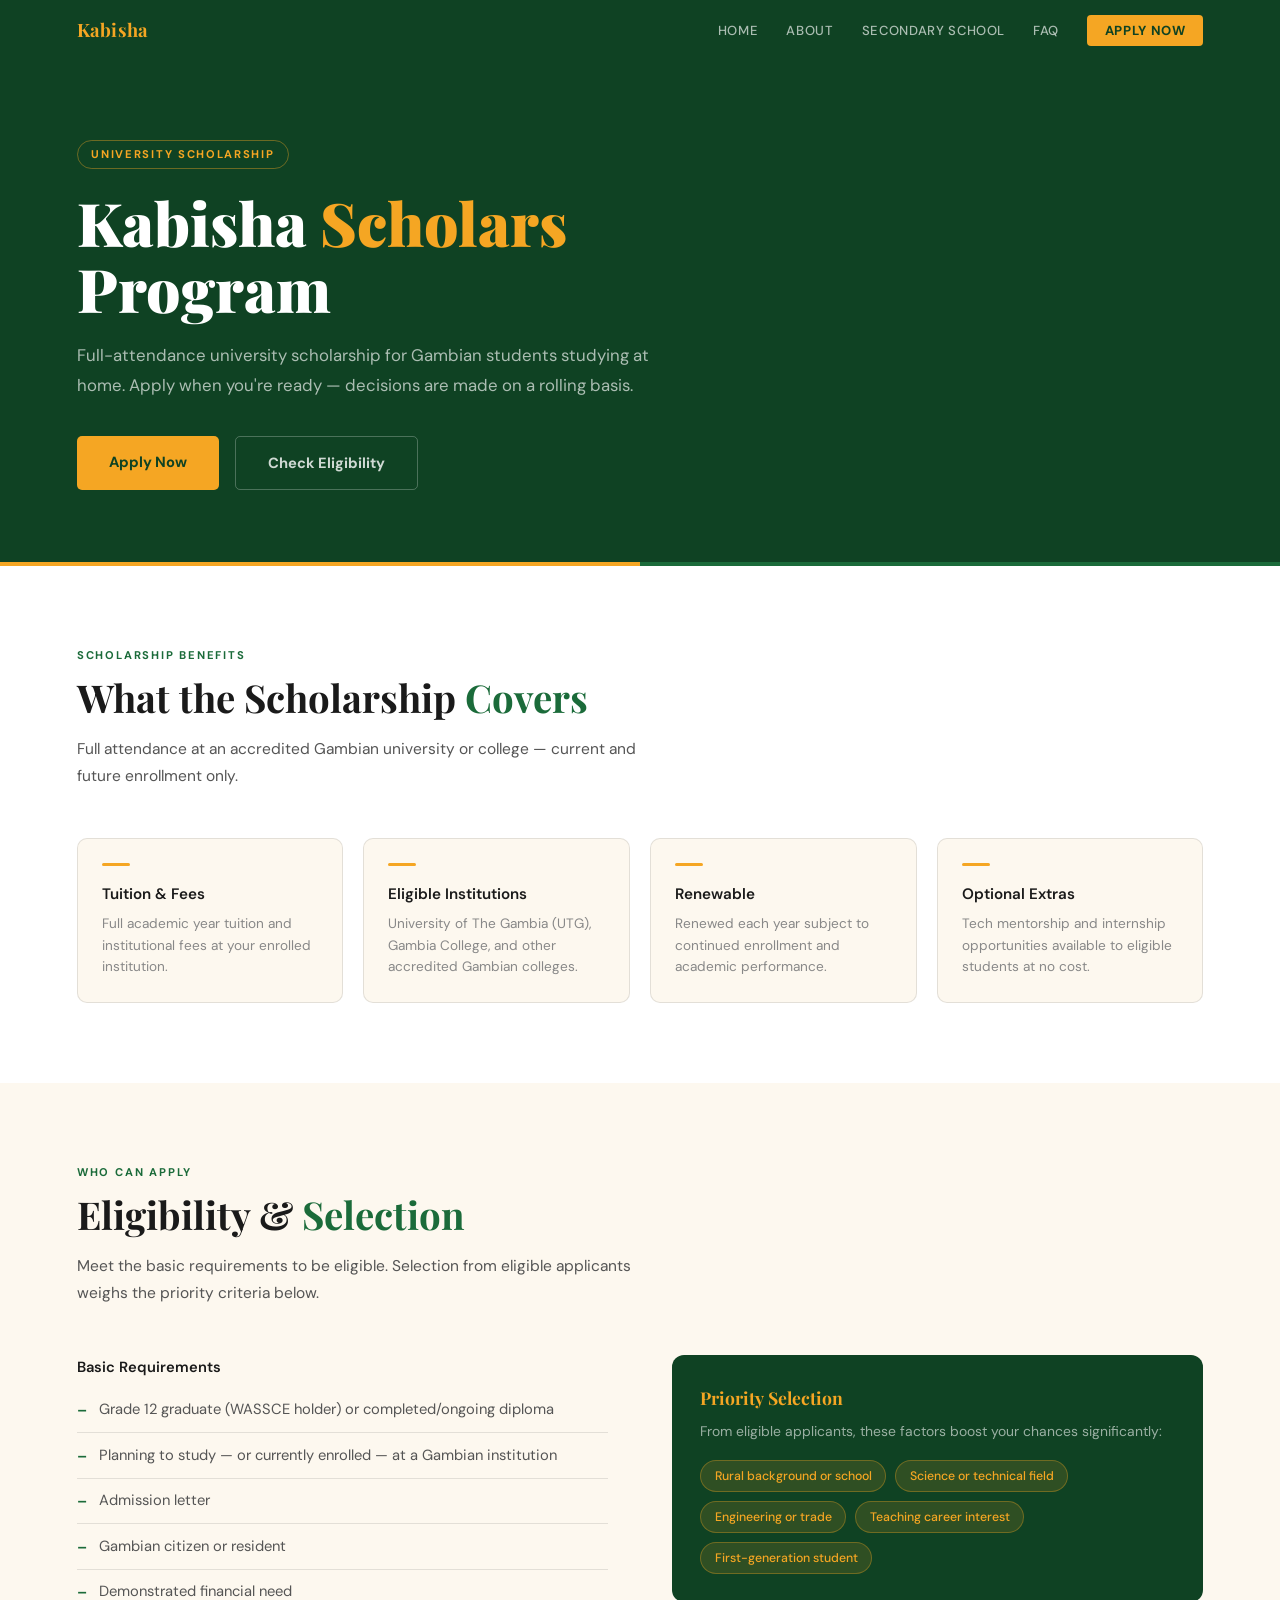
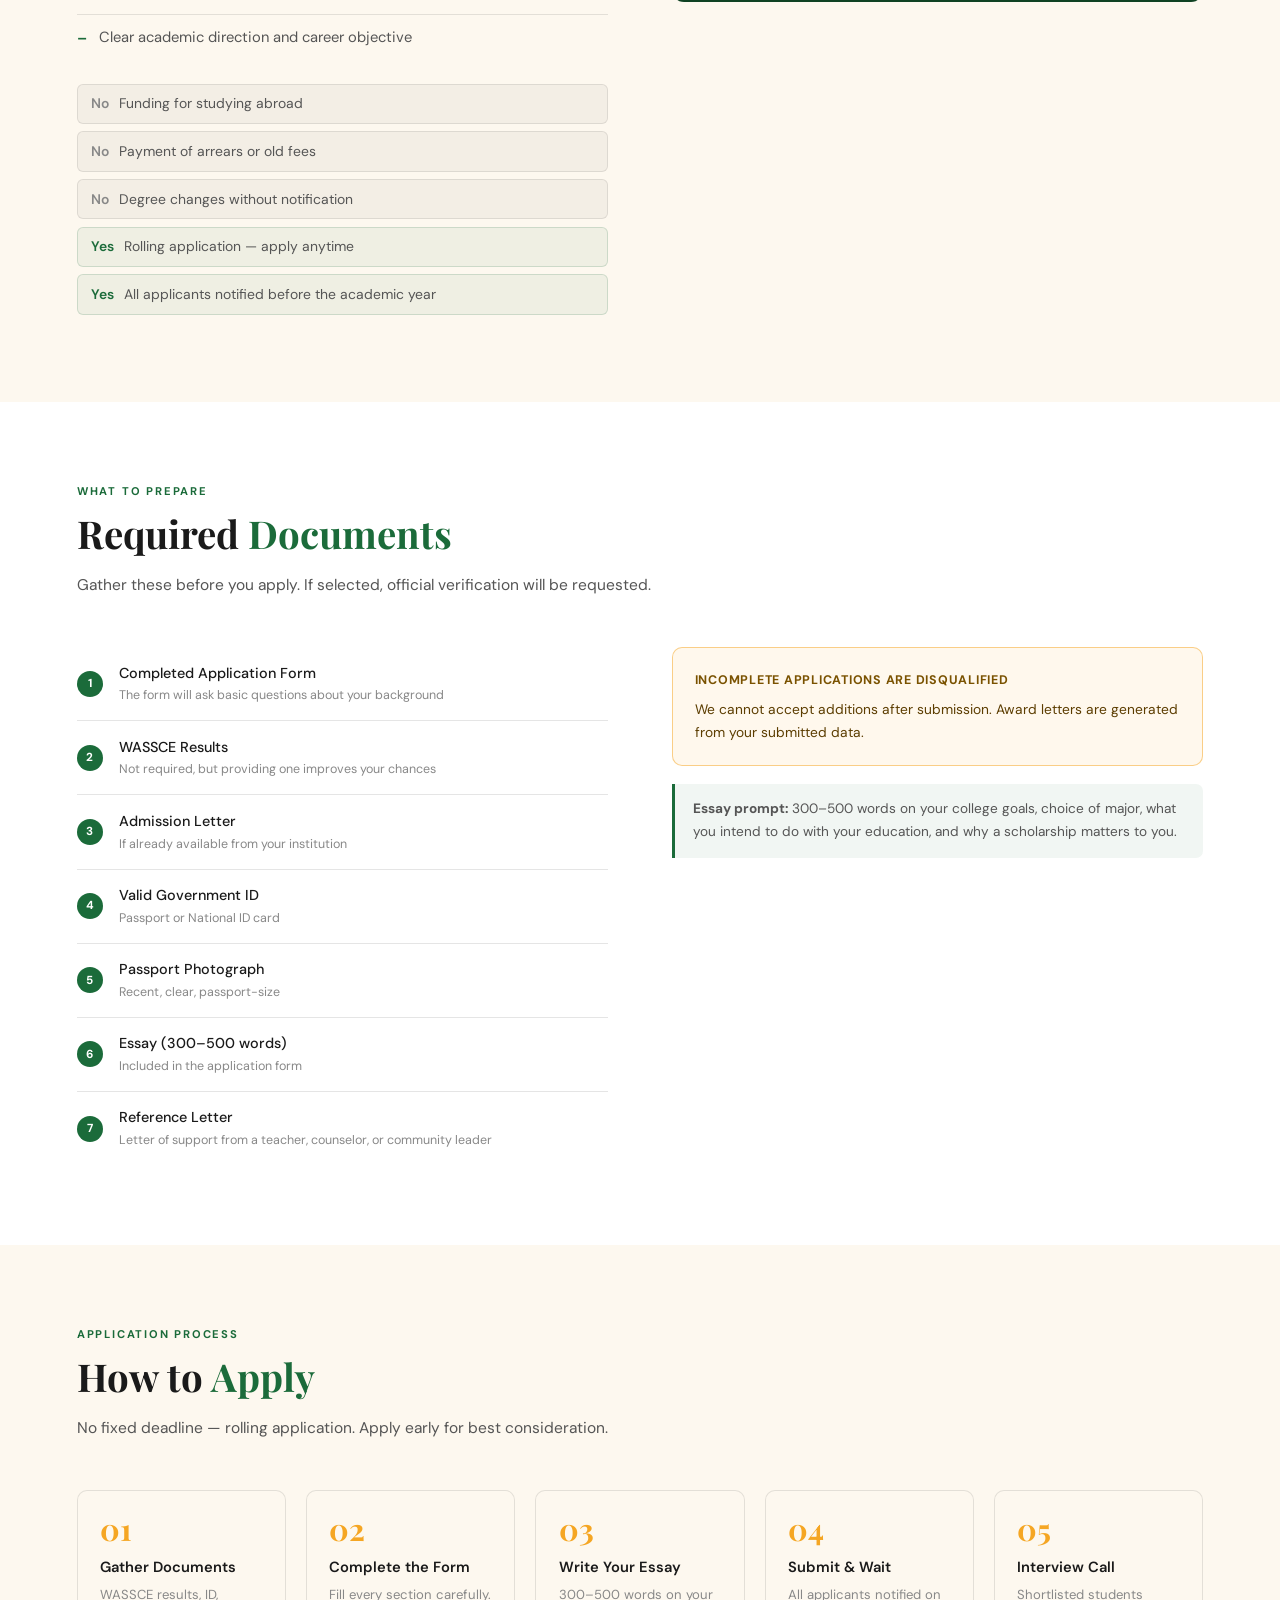
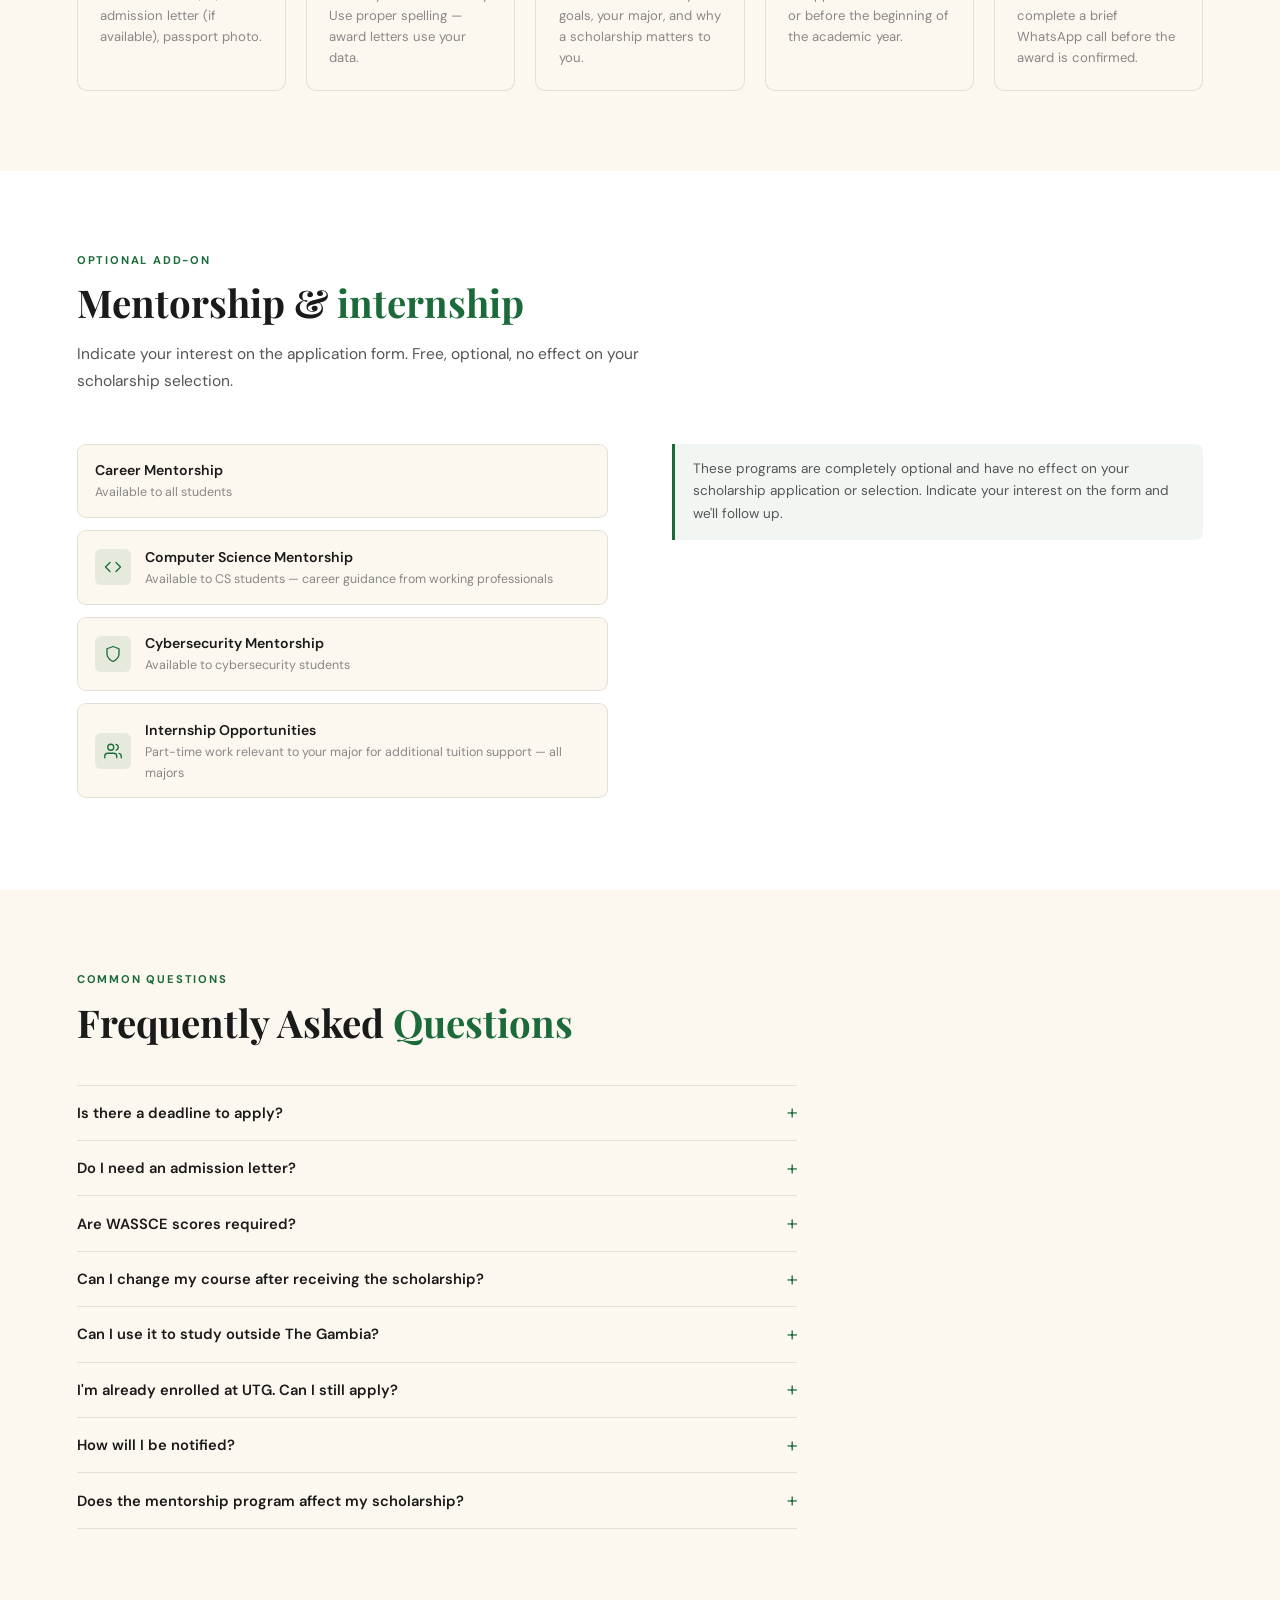
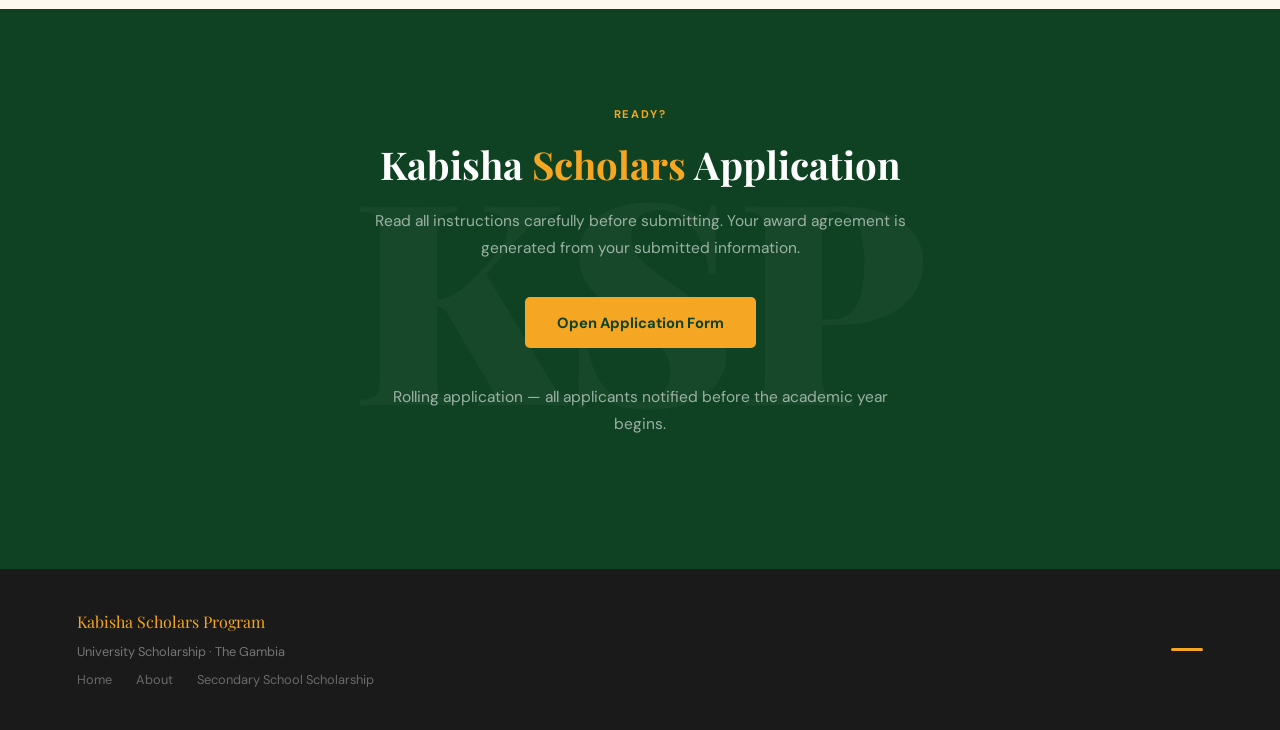
<file: university.html>
<!DOCTYPE html>
<html lang="en">
<head>
<meta charset="UTF-8">
<meta name="viewport" content="width=device-width, initial-scale=1.0">
<title>Kabisha Scholars Program — University Scholarship</title>
<link rel="preconnect" href="https://fonts.googleapis.com">
<link rel="preconnect" href="https://fonts.gstatic.com" crossorigin>
<link href="https://fonts.googleapis.com/css2?family=Playfair+Display:wght@700;900&family=DM+Sans:wght@400;500;600&display=swap" rel="stylesheet">
<link rel="stylesheet" href="style.css">
</head>
<body>

<nav>
  <a href="index.html" class="nav-logo">Kabisha</a>
  <ul class="nav-links">
    <li><a href="index.html">Home</a></li>
    <li><a href="about.html">About</a></li>
    <li><a href="highschool.html">Secondary School</a></li>
    <li><a href="#faq">FAQ</a></li>
    <li><a href="#apply" class="nav-cta">Apply Now</a></li>
  </ul>
</nav>

<div class="hero">
  <span class="hero-label">University Scholarship</span>
  <h1>Kabisha <em>Scholars</em><br>Program</h1>
  <p>Full-attendance university scholarship for Gambian students studying at home. Apply when you're ready — decisions are made on a rolling basis.</p>
  <div class="hero-actions">
    <a href="#apply" class="btn btn-gold">Apply Now</a>
    <a href="#eligibility" class="btn btn-outline">Check Eligibility</a>
  </div>
</div>
<div class="accent-line"></div>

<!-- COVERS -->
<section class="section white" id="covers">
  <div class="section-label">Scholarship Benefits</div>
  <h2>What the Scholarship <span>Covers</span></h2>
  <p>Full attendance at an accredited Gambian university or college — current and future enrollment only.</p>
  <div class="card-grid fade-in">
    <div class="card"><span class="card-accent"></span><h3>Tuition &amp; Fees</h3><p>Full academic year tuition and institutional fees at your enrolled institution.</p></div>
    <div class="card"><span class="card-accent"></span><h3>Eligible Institutions</h3><p>University of The Gambia (UTG), Gambia College, and other accredited Gambian colleges.</p></div>
    <div class="card"><span class="card-accent"></span><h3>Renewable</h3><p>Renewed each year subject to continued enrollment and academic performance.</p></div>
    <div class="card"><span class="card-accent"></span><h3>Optional Extras</h3><p>Tech mentorship and internship opportunities available to eligible students at no cost.</p></div>
  </div>
</section>

<!-- ELIGIBILITY -->
<section class="section cream" id="eligibility">
  <div class="section-label">Who Can Apply</div>
  <h2>Eligibility &amp; <span>Selection</span></h2>
  <p>Meet the basic requirements to be eligible. Selection from eligible applicants weighs the priority criteria below.</p>
  <div class="two-col fade-in">
    <div>
      <p style="font-weight:600; font-size:0.92rem; margin-bottom:0.5rem">Basic Requirements</p>
      <ul class="check-list">
        <li>Grade 12 graduate (WASSCE holder) or completed/ongoing diploma</li>
        <li>Planning to study — or currently enrolled — at a Gambian institution</li>
        <li>Admission letter</li>
        <li>Gambian citizen or resident</li>
        <li>Demonstrated financial need</li>
        <li>Clear academic direction and career objective</li>
      </ul>
      <ul class="rule-list" style="margin-top:1.5rem">
        <li class="no"><span class="rule-mark">No</span> Funding for studying abroad</li>
        <li class="no"><span class="rule-mark">No</span> Payment of arrears or old fees</li>
        <li class="no"><span class="rule-mark">No</span> Degree changes without notification</li>
        <li class="yes"><span class="rule-mark">Yes</span> Rolling application — apply anytime</li>
        <li class="yes"><span class="rule-mark">Yes</span> All applicants notified before the academic year</li>
      </ul>
    </div>
    <div>
      <div class="priority-box">
        <h4>Priority Selection</h4>
        <p>From eligible applicants, these factors boost your chances significantly:</p>
        <div class="tag-wrap">
          <span class="tag">Rural background or school</span>
          <span class="tag">Science or technical field</span>
          <span class="tag">Engineering or trade</span>
          <span class="tag">Teaching career interest</span>
          <span class="tag">First-generation student</span>
        </div>
      </div>
    </div>
  </div>
</section>

<!-- DOCUMENTS -->
<section class="section white" id="documents">
  <div class="section-label">What to Prepare</div>
  <h2>Required <span>Documents</span></h2>
  <p>Gather these before you apply. If selected, official verification will be requested.</p>
  <div class="two-col fade-in">
    <div>
      <div class="doc-row"><div class="doc-num">1</div><div><div class="doc-name">Completed Application Form</div><div class="doc-note">The form will ask basic questions about your background</div></div></div>
      <div class="doc-row"><div class="doc-num">2</div><div><div class="doc-name">WASSCE Results</div><div class="doc-note">Not required, but providing one improves your chances</div></div></div>
      <div class="doc-row"><div class="doc-num">3</div><div><div class="doc-name">Admission Letter</div><div class="doc-note">If already available from your institution</div></div></div>
      <div class="doc-row"><div class="doc-num">4</div><div><div class="doc-name">Valid Government ID</div><div class="doc-note">Passport or National ID card</div></div></div>
      <div class="doc-row"><div class="doc-num">5</div><div><div class="doc-name">Passport Photograph</div><div class="doc-note">Recent, clear, passport-size</div></div></div>
      <div class="doc-row"><div class="doc-num">6</div><div><div class="doc-name">Essay (300–500 words)</div><div class="doc-note">Included in the application form</div></div></div>
      <div class="doc-row"><div class="doc-num">7</div><div><div class="doc-name">Reference Letter</div><div class="doc-note">Letter of support from a teacher, counselor, or community leader</div></div></div>
    </div>
    <div>
      <div class="warn-box">
        <h5>Incomplete applications are disqualified</h5>
        <p>We cannot accept additions after submission. Award letters are generated from your submitted data.</p>
      </div>
      <div class="info-box" style="margin-top:1.1rem">
        <strong>Essay prompt:</strong> 300–500 words on your college goals, choice of major, what you intend to do with your education, and why a scholarship matters to you.
      </div>
    </div>
  </div>
</section>

<!-- HOW TO APPLY -->
<section class="section cream" id="how">
  <div class="section-label">Application Process</div>
  <h2>How to <span>Apply</span></h2>
  <p>No fixed deadline — rolling application. Apply early for best consideration.</p>
  <div class="steps fade-in">
    <div class="step"><div class="step-num">01</div><h3>Gather Documents</h3><p>WASSCE results, ID, admission letter (if available), passport photo.</p></div>
    <div class="step"><div class="step-num">02</div><h3>Complete the Form</h3><p>Fill every section carefully. Use proper spelling — award letters use your data.</p></div>
    <div class="step"><div class="step-num">03</div><h3>Write Your Essay</h3><p>300–500 words on your goals, your major, and why a scholarship matters to you.</p></div>
    <div class="step"><div class="step-num">04</div><h3>Submit &amp; Wait</h3><p>All applicants notified on or before the beginning of the academic year.</p></div>
    <div class="step"><div class="step-num">05</div><h3>Interview Call</h3><p>Shortlisted students complete a brief WhatsApp call before the award is confirmed.</p></div>
  </div>
</section>



<!-- MENTORSHIP -->
<section class="section white" id="mentorship">
  <div class="section-label">Optional Add-On</div>
  <h2>Mentorship &amp; <span>internship</span></h2>
  <p>Indicate your interest on the application form. Free, optional, no effect on your scholarship selection.</p>
  <div class="two-col fade-in">
    <div>
        <div class="track">
        <div><h4>Career Mentorship</h4><p>Available to all students</p></div>
      </div>
      <div class="track">
        <div class="track-icon"><svg viewBox="0 0 24 24" fill="none" stroke="currentColor" stroke-width="1.75" stroke-linecap="round" stroke-linejoin="round" style="width:18px;height:18px;color:var(--green)"><polyline points="16 18 22 12 16 6"/><polyline points="8 6 2 12 8 18"/></svg></div>
        <div><h4>Computer Science Mentorship</h4><p>Available to CS students — career guidance from working professionals</p></div>
      </div>
      <div class="track">
        <div class="track-icon"><svg viewBox="0 0 24 24" fill="none" stroke="currentColor" stroke-width="1.75" stroke-linecap="round" stroke-linejoin="round" style="width:18px;height:18px;color:var(--green)"><path d="M12 22s8-4 8-10V5l-8-3-8 3v7c0 6 8 10 8 10z"/></svg></div>
        <div><h4>Cybersecurity Mentorship</h4><p>Available to cybersecurity students</p></div>
      </div>
      <div class="track">
        <div class="track-icon"><svg viewBox="0 0 24 24" fill="none" stroke="currentColor" stroke-width="1.75" stroke-linecap="round" stroke-linejoin="round" style="width:18px;height:18px;color:var(--green)"><path d="M17 21v-2a4 4 0 0 0-4-4H5a4 4 0 0 0-4 4v2"/><circle cx="9" cy="7" r="4"/><path d="M23 21v-2a4 4 0 0 0-3-3.87"/><path d="M16 3.13a4 4 0 0 1 0 7.75"/></svg></div>
        <div><h4>Internship Opportunities</h4><p>Part-time work relevant to your major for additional tuition support — all majors</p></div>
      </div>
    </div>
    <div>
      <div class="info-box">These programs are completely optional and have no effect on your scholarship application or selection. Indicate your interest on the form and we'll follow up.</div>
    </div>
  </div>
</section>

<!-- FAQ -->
<section class="section cream" id="faq">
  <div class="section-label">Common Questions</div>
  <h2>Frequently Asked <span>Questions</span></h2>
  <div class="faq-list fade-in" style="max-width:720px; margin-top:2.5rem">
    <div class="faq-item"><button class="faq-q">Is there a deadline to apply? <span class="faq-icon">+</span></button><div class="faq-a"><div class="faq-a-inner">The Kabisha Scholars Program is a rolling application — no fixed deadline. Applying early gives you the best chance, as decisions are made throughout the year.</div></div></div>
    <div class="faq-item"><button class="faq-q">Do I need an admission letter? <span class="faq-icon">+</span></button><div class="faq-a"><div class="faq-a-inner">No. You can apply with a clear intention to enroll. If selected, you'll need to provide one before the award is finalized.</div></div></div>
    <div class="faq-item"><button class="faq-q">Are WASSCE scores required? <span class="faq-icon">+</span></button><div class="faq-a"><div class="faq-a-inner">Not required for eligibility. Providing your score improves your chances. If you report one, official verification will be required upon selection.</div></div></div>
    <div class="faq-item"><button class="faq-q">Can I change my course after receiving the scholarship? <span class="faq-icon">+</span></button><div class="faq-a"><div class="faq-a-inner">No. Changing your course of study requires you to reapply. The scholarship is awarded based on the field of study you declared.</div></div></div>
    <div class="faq-item"><button class="faq-q">Can I use it to study outside The Gambia? <span class="faq-icon">+</span></button><div class="faq-a"><div class="faq-a-inner">No. The scholarship covers studies at accredited Gambian institutions only — UTG, Gambia College, and other recognized local colleges.</div></div></div>
    <div class="faq-item"><button class="faq-q">I'm already enrolled at UTG. Can I still apply? <span class="faq-icon">+</span></button><div class="faq-a"><div class="faq-a-inner">Yes. The application has a dedicated section for currently enrolled students. You'll provide your current GPA, credit hours, and school activities.</div></div></div>
    <div class="faq-item"><button class="faq-q">How will I be notified? <span class="faq-icon">+</span></button><div class="faq-a"><div class="faq-a-inner">All applicants are notified on or before the beginning of the academic year, by email to the address you provide. Make sure it is correct.</div></div></div>
    <div class="faq-item"><button class="faq-q">Does the mentorship program affect my scholarship? <span class="faq-icon">+</span></button><div class="faq-a"><div class="faq-a-inner">Not at all. The mentorship and internship programs are completely optional and have no effect on your scholarship application or selection.</div></div></div>
  </div>
</section>

<!-- APPLY -->
<div class="apply-cta" data-text="KSP" id="apply">
  <div class="section-label">Ready?</div>
  <h2>Kabisha <span>Scholars</span> Application</h2>
  <p>Read all instructions carefully before submitting. Your award agreement is generated from your submitted information.</p>
  <a href="https://form.jotform.com/261027760799164" target="_blank" class="btn btn-gold">Open Application Form</a>
  <p></p>
  <p class="apply-note">Rolling application — all applicants notified before the academic year begins.</p>
</div>

<footer>
  <div>
    <div class="footer-logo">Kabisha Scholars Program</div>
    <p>University Scholarship · The Gambia</p>
    <div class="footer-links">
      <a href="index.html">Home</a>
      <a href="about.html">About</a>
      <a href="highschool.html">Secondary School Scholarship</a>
    </div>
  </div>
  <div class="footer-accent"></div>
</footer>

<script>
  const obs = new IntersectionObserver(es => es.forEach(e => {
    if(e.isIntersecting){ e.target.classList.add('visible'); obs.unobserve(e.target); }
  }), {threshold: 0.08});
  document.querySelectorAll('.fade-in').forEach(el => obs.observe(el));
  document.querySelectorAll('.faq-q').forEach(btn => {
    btn.addEventListener('click', () => {
      const item = btn.closest('.faq-item');
      const wasOpen = item.classList.contains('open');
      document.querySelectorAll('.faq-item').forEach(i => i.classList.remove('open'));
      if(!wasOpen) item.classList.add('open');
    });
  });
</script>
</body>
</html>
</file>
<file: style.css>
/* ─── KABISHA SCHOLARSHIP — SHARED STYLES ─── */

*, *::before, *::after { box-sizing: border-box; margin: 0; padding: 0; }

:root {
  --green:    #1B6B3A;
  --green-dk: #0F4223;
  --gold:     #F5A623;
  --cream:    #FDF8EF;
  --white:    #FFFFFF;
  --ink:      #1A1A1A;
  --ink-mid:  #555;
  --ink-lt:   #888;
  --border:   rgba(0,0,0,0.10);
  /* Secondary school program — teal */
  --teal:     #1A6B6B;
  --teal-dk:  #0E4040;
}

/* University pages use deep forest green (default) */
/* Secondary school pages override with teal */
body.secondary {
  --green:    var(--teal);
  --green-dk: var(--teal-dk);
}

html { scroll-behavior: smooth; }
body { font-family: 'DM Sans', sans-serif; background: var(--cream); color: var(--ink); line-height: 1.65; }

/* ── NAV ── */
nav {
  position: sticky; top: 0; z-index: 100;
  background: var(--green-dk);
  display: flex; align-items: center; justify-content: space-between;
  padding: 0 6vw; height: 60px;
}
.nav-logo {
  font-family: 'Playfair Display', serif;
  font-size: 1.15rem; color: var(--gold);
  text-decoration: none; font-weight: 700; letter-spacing: 0.01em;
}
.nav-links { display: flex; gap: 1.75rem; list-style: none; align-items: center; }
.nav-links a {
  color: rgba(255,255,255,0.65); text-decoration: none;
  font-size: 0.82rem; font-weight: 500;
  letter-spacing: 0.05em; text-transform: uppercase;
  transition: color 0.2s;
}
.nav-links a:hover { color: var(--gold); }
.nav-cta {
  background: var(--gold) !important;
  color: var(--green-dk) !important;
  padding: 0.42rem 1.1rem; border-radius: 4px;
  font-weight: 700 !important;
}
.nav-cta:hover { background: #d4901e !important; }

/* ── ACCENT LINE (replaces flag stripe) ── */
.accent-line {
  height: 4px;
  background: linear-gradient(to right, var(--gold) 50%, var(--green) 50%);
}

/* ── HERO ── */
.hero {
  background: var(--green-dk);
  padding: 5rem 6vw 4.5rem;
  position: relative;
}
.hero-label {
  display: inline-block;
  font-size: 0.7rem; font-weight: 700;
  letter-spacing: 0.15em; text-transform: uppercase;
  color: var(--gold); margin-bottom: 1.25rem;
  padding: 0.28rem 0.85rem;
  border: 1px solid rgba(245,166,35,0.4); border-radius: 100px;
}
.hero h1 {
  font-family: 'Playfair Display', serif;
  font-size: clamp(2.2rem, 5vw, 3.75rem);
  font-weight: 900; color: var(--white);
  line-height: 1.1; max-width: 16ch; margin-bottom: 1.25rem;
}
.hero h1 em { color: var(--gold); font-style: normal; }
.hero p {
  font-size: 1.05rem; color: rgba(255,255,255,0.65);
  max-width: 50ch; line-height: 1.75; margin-bottom: 2.25rem;
}
.hero-actions { display: flex; gap: 1rem; flex-wrap: wrap; }

/* ── BUTTONS ── */
.btn {
  display: inline-block; font-weight: 700; font-size: 0.92rem;
  padding: 0.85rem 2rem; border-radius: 5px;
  text-decoration: none; transition: transform 0.15s, background 0.2s;
}
.btn:hover { transform: translateY(-2px); }
.btn-gold { background: var(--gold); color: var(--green-dk); }
.btn-gold:hover { background: #d4901e; }
.btn-outline {
  background: transparent; color: rgba(255,255,255,0.8);
  border: 1.5px solid rgba(255,255,255,0.25);
}
.btn-outline:hover { border-color: var(--gold); color: var(--gold); }

/* ── SECTIONS ── */
.section { padding: 5rem 6vw; }
.section.white { background: var(--white); }
.section.cream { background: var(--cream); }

.section-label {
  font-size: 0.7rem; font-weight: 700;
  letter-spacing: 0.16em; text-transform: uppercase;
  color: var(--green); margin-bottom: 0.6rem;
}
.section h2 {
  font-family: 'Playfair Display', serif;
  font-size: clamp(1.65rem, 3vw, 2.4rem);
  font-weight: 700; line-height: 1.2; margin-bottom: 1rem;
}
.section h2 span { color: var(--green); }
.section > p {
  font-size: 0.97rem; color: var(--ink-mid);
  max-width: 55ch; line-height: 1.75; margin-bottom: 3rem;
}

/* ── CARDS ── */
.card-grid {
  display: grid;
  grid-template-columns: repeat(auto-fit, minmax(220px, 1fr));
  gap: 1.25rem;
}
.card {
  background: var(--white); border-radius: 10px;
  border: 1.5px solid var(--border); padding: 1.5rem;
  transition: border-color 0.2s, transform 0.2s;
}
.section.white .card { background: var(--cream); }
.card:hover { border-color: var(--green); transform: translateY(-2px); }
.card-accent {
  display: block; width: 28px; height: 3px;
  background: var(--gold); border-radius: 2px; margin-bottom: 1rem;
}
.card h3 { font-weight: 600; font-size: 0.95rem; margin-bottom: 0.35rem; }
.card p  { font-size: 0.85rem; color: var(--ink-lt); line-height: 1.6; }

/* ── TWO COLUMN ── */
.two-col { display: grid; grid-template-columns: 1fr 1fr; gap: 4rem; align-items: start; }

/* ── CHECK LIST ── */
.check-list { list-style: none; }
.check-list li {
  display: flex; gap: 0.75rem; align-items: flex-start;
  padding: 0.6rem 0; border-bottom: 1px solid var(--border);
  font-size: 0.92rem; color: var(--ink-mid);
}
.check-list li:last-child { border-bottom: none; }
.check-list li::before {
  content: '–'; color: var(--green); font-weight: 700;
  flex-shrink: 0; margin-top: 1px;
}

/* ── RULE LIST ── */
.rule-list { list-style: none; margin-top: 1.5rem; }
.rule-list li {
  display: flex; gap: 0.6rem; align-items: flex-start;
  padding: 0.55rem 0.85rem; border-radius: 6px;
  margin-bottom: 0.45rem; font-size: 0.87rem; line-height: 1.5;
}
.rule-list li.no  { background: rgba(0,0,0,0.04); border: 1px solid rgba(0,0,0,0.09); color: var(--ink-mid); }
.rule-list li.yes { background: rgba(27,107,58,0.06); border: 1px solid rgba(27,107,58,0.16); color: var(--ink-mid); }
.rule-list li .rule-mark { flex-shrink: 0; font-style: normal; font-weight: 600; }
.rule-list li.no  .rule-mark { color: var(--ink-lt); }
.rule-list li.yes .rule-mark { color: var(--green); }

/* ── PRIORITY BOX ── */
.priority-box { background: var(--green-dk); border-radius: 12px; padding: 1.75rem; }
.priority-box h4 {
  font-family: 'Playfair Display', serif;
  color: var(--gold); font-size: 1.1rem; margin-bottom: 0.5rem;
}
.priority-box p { color: rgba(255,255,255,0.58); font-size: 0.87rem; margin-bottom: 1.1rem; line-height: 1.6; }
.tag-wrap { display: flex; flex-wrap: wrap; gap: 0.55rem; }
.tag {
  background: rgba(245,166,35,0.14); border: 1px solid rgba(245,166,35,0.32);
  color: var(--gold); border-radius: 100px;
  padding: 0.3rem 0.85rem; font-size: 0.77rem; font-weight: 500;
}

/* ── DOCS ── */
.doc-row {
  display: flex; align-items: center; gap: 1rem;
  padding: 0.9rem 0; border-bottom: 1px solid var(--border);
}
.doc-row:last-child { border-bottom: none; }
.doc-num {
  width: 26px; height: 26px; flex-shrink: 0;
  background: var(--green); color: var(--white);
  border-radius: 50%; display: flex;
  align-items: center; justify-content: center;
  font-size: 0.73rem; font-weight: 700;
}
.doc-name { font-weight: 500; font-size: 0.9rem; }
.doc-note { font-size: 0.78rem; color: var(--ink-lt); }

/* ── BOXES ── */
.warn-box {
  background: rgba(245,166,35,0.08);
  border: 1.5px solid rgba(245,166,35,0.5);
  border-radius: 10px; padding: 1.35rem;
}
.warn-box h5 {
  font-size: 0.78rem; font-weight: 700; color: #7a5200;
  text-transform: uppercase; letter-spacing: 0.06em; margin-bottom: 0.5rem;
}
.warn-box p { font-size: 0.86rem; color: #5c3d00; line-height: 1.65; }
.info-box {
  padding: 0.9rem 1.1rem;
  background: rgba(27,107,58,0.06);
  border-left: 3px solid var(--green);
  border-radius: 0 7px 7px 0;
  font-size: 0.85rem; color: var(--ink-mid); line-height: 1.65;
}

/* ── STEPS ── */
.steps { display: grid; grid-template-columns: repeat(auto-fit, minmax(180px, 1fr)); gap: 1.25rem; }
.step { background: var(--white); border-radius: 10px; border: 1.5px solid var(--border); padding: 1.4rem; }
.section.cream .step { background: var(--cream); }
.step-num {
  font-family: 'Playfair Display', serif;
  font-size: 1.9rem; color: var(--gold);
  font-weight: 700; line-height: 1; margin-bottom: 0.65rem;
}
.step h3 { font-weight: 600; font-size: 0.92rem; margin-bottom: 0.3rem; }
.step p  { font-size: 0.82rem; color: var(--ink-lt); line-height: 1.6; }

/* ── TRACKS (mentorship) ── */
.track {
  display: flex; align-items: center; gap: 0.85rem;
  padding: 0.9rem 1.1rem; border-radius: 9px;
  border: 1.5px solid var(--border); background: var(--white);
  margin-bottom: 0.75rem; transition: border-color 0.2s;
}
.section.white .track { background: var(--cream); }
.track:hover { border-color: var(--green); }
.track-icon {
  width: 36px; height: 36px; border-radius: 6px; flex-shrink: 0;
  background: rgba(27,107,58,0.1);
  display: flex; align-items: center; justify-content: center;
}
/* SVG icons via inline CSS masks — no emoji */
.track-icon svg { width: 18px; height: 18px; stroke: var(--green); fill: none; stroke-width: 1.75; stroke-linecap: round; stroke-linejoin: round; }
.track h4 { font-weight: 600; font-size: 0.88rem; }
.track p  { font-size: 0.78rem; color: var(--ink-lt); }

/* ── FAQ ── */
.faq-list { margin-top: 0; }
.faq-item { border-bottom: 1px solid var(--border); }
.faq-item:first-child { border-top: 1px solid var(--border); }
.faq-q {
  width: 100%; background: none; border: none;
  text-align: left; padding: 1.05rem 0;
  font-size: 0.92rem; font-weight: 600; color: var(--ink);
  cursor: pointer; display: flex; justify-content: space-between;
  align-items: center; gap: 1rem; font-family: 'DM Sans', sans-serif;
  transition: color 0.2s;
}
.faq-q:hover { color: var(--green); }
.faq-icon { flex-shrink: 0; transition: transform 0.25s; color: var(--green); line-height: 1; font-size: 1.3rem; font-weight: 300; }
.faq-item.open .faq-icon { transform: rotate(45deg); }
.faq-a { max-height: 0; overflow: hidden; transition: max-height 0.35s ease; }
.faq-a-inner { padding: 0 0 1.1rem; font-size: 0.87rem; color: var(--ink-mid); line-height: 1.75; }
.faq-item.open .faq-a { max-height: 400px; }

/* ── APPLY CTA ── */
.apply-cta {
  background: var(--green-dk); text-align: center;
  padding: 6rem 6vw; position: relative; overflow: hidden;
}
.apply-cta::before {
  content: attr(data-text);
  position: absolute; font-family: 'Playfair Display', serif;
  font-size: 22vw; font-weight: 900;
  color: rgba(255,255,255,0.03);
  top: 50%; left: 50%; transform: translate(-50%, -50%);
  pointer-events: none; white-space: nowrap;
}
.apply-cta .section-label { color: var(--gold); }
.apply-cta h2 {
  font-family: 'Playfair Display', serif;
  font-size: clamp(1.7rem,3vw,2.4rem);
  color: var(--white); margin-bottom: 0.75rem;
}
.apply-cta h2 span { color: var(--gold); }
.apply-cta p {
  color: rgba(255,255,255,0.58); font-size: 0.97rem;
  max-width: 50ch; margin: 0 auto 2.25rem; line-height: 1.7;
}
.apply-cta .btn { position: relative; z-index: 1; }
.apply-note { margin-top: 1rem; font-size: 0.8rem; color: rgba(255,255,255,0.3); position: relative; z-index: 1; }

/* ── FOOTER ── */
footer {
  background: var(--ink); color: rgba(255,255,255,0.4);
  padding: 2.5rem 6vw;
  display: flex; align-items: center; justify-content: space-between;
  gap: 2rem; flex-wrap: wrap;
}
.footer-logo { font-family: 'Playfair Display', serif; font-size: 1rem; color: var(--gold); margin-bottom: 0.35rem; }
footer p { font-size: 0.8rem; }
.footer-links { display: flex; gap: 1.5rem; margin-top: 0.4rem; flex-wrap: wrap; }
.footer-links a { color: rgba(255,255,255,0.35); text-decoration: none; font-size: 0.8rem; transition: color 0.2s; }
.footer-links a:hover { color: var(--gold); }
.footer-accent { width: 32px; height: 3px; background: var(--gold); border-radius: 2px; }

/* ── ANIMATIONS ── */
.fade-in { opacity: 0; transform: translateY(18px); transition: opacity 0.5s ease, transform 0.5s ease; }
.fade-in.visible { opacity: 1; transform: translateY(0); }

/* ── RESPONSIVE ── */
@media (max-width: 768px) {
  .nav-links { display: none; }
  .two-col { grid-template-columns: 1fr; gap: 2rem; }
  .section { padding: 3.5rem 1.25rem; }
  .hero  { padding: 3.5rem 1.25rem 3rem; }
  nav    { padding: 0 1.25rem; }
  .apply-cta { padding: 4.5rem 1.25rem; }
  footer { padding: 2rem 1.25rem; }
}
</file>
